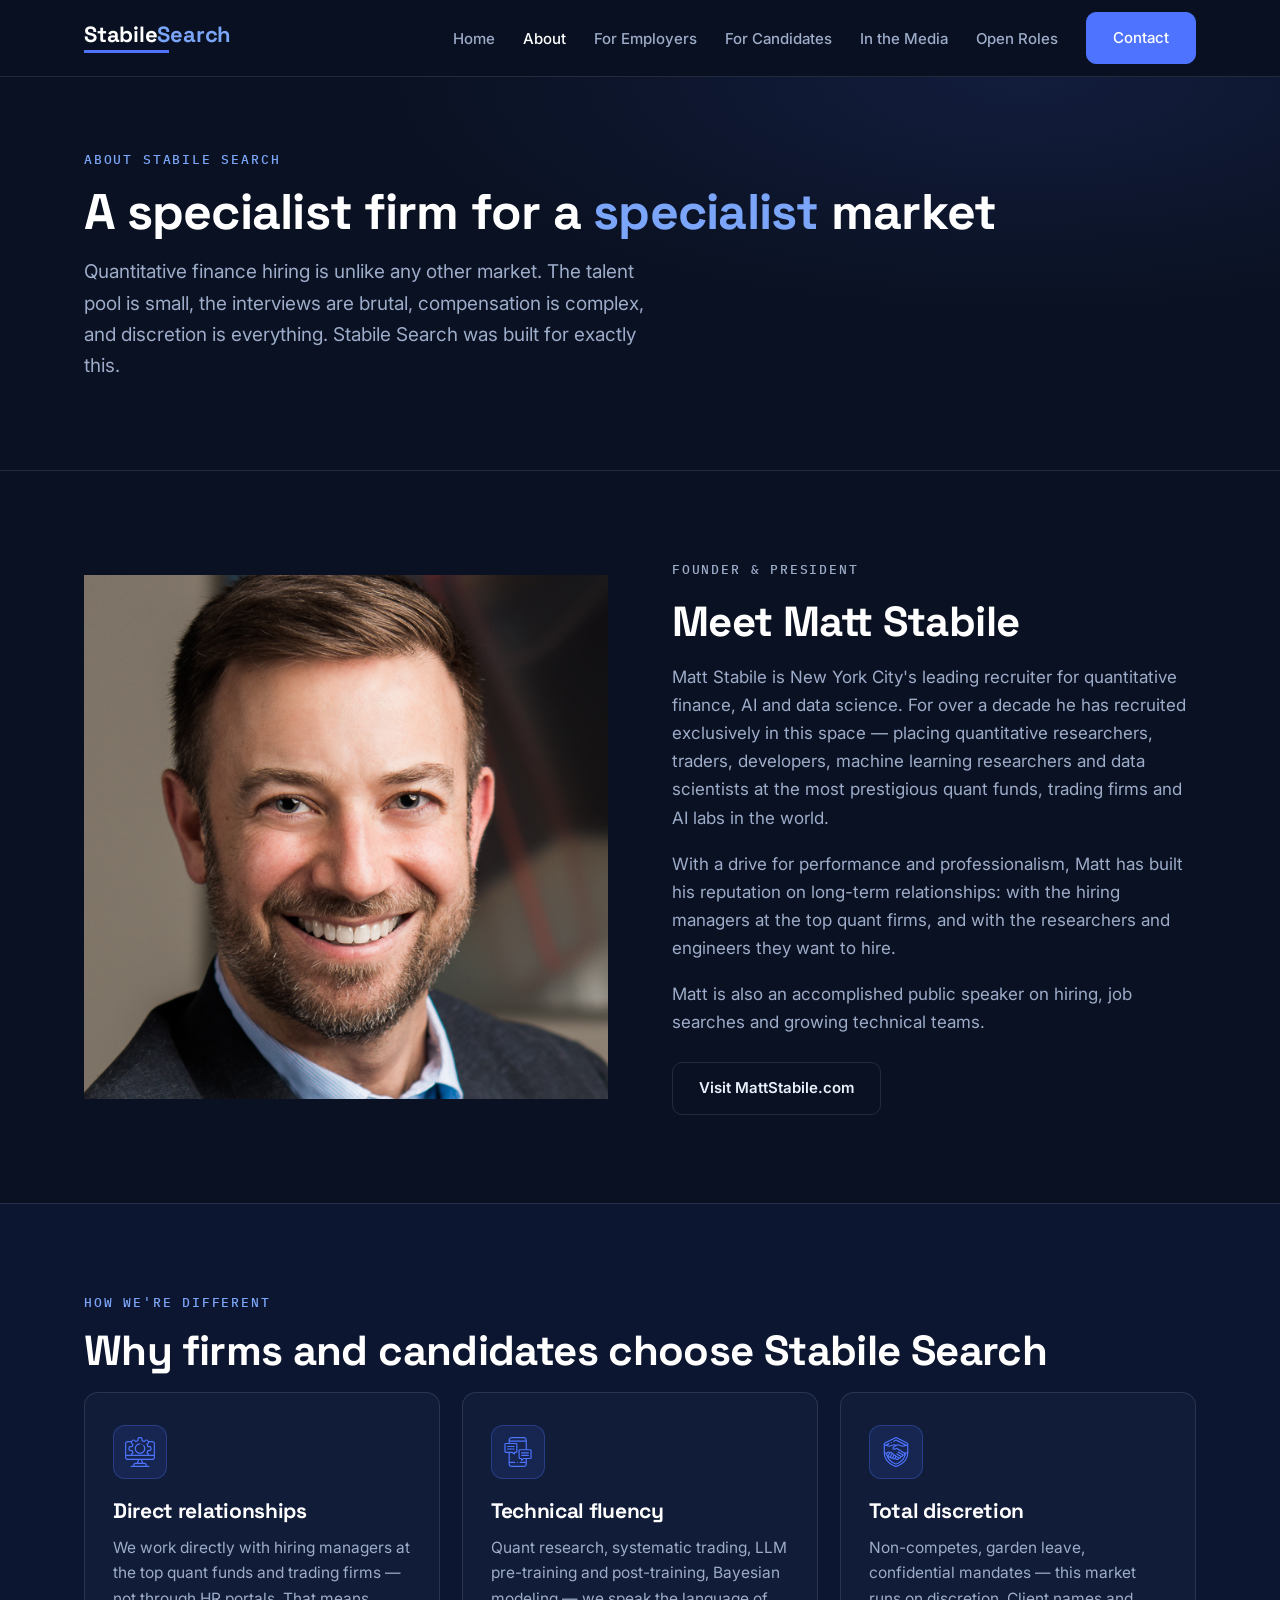
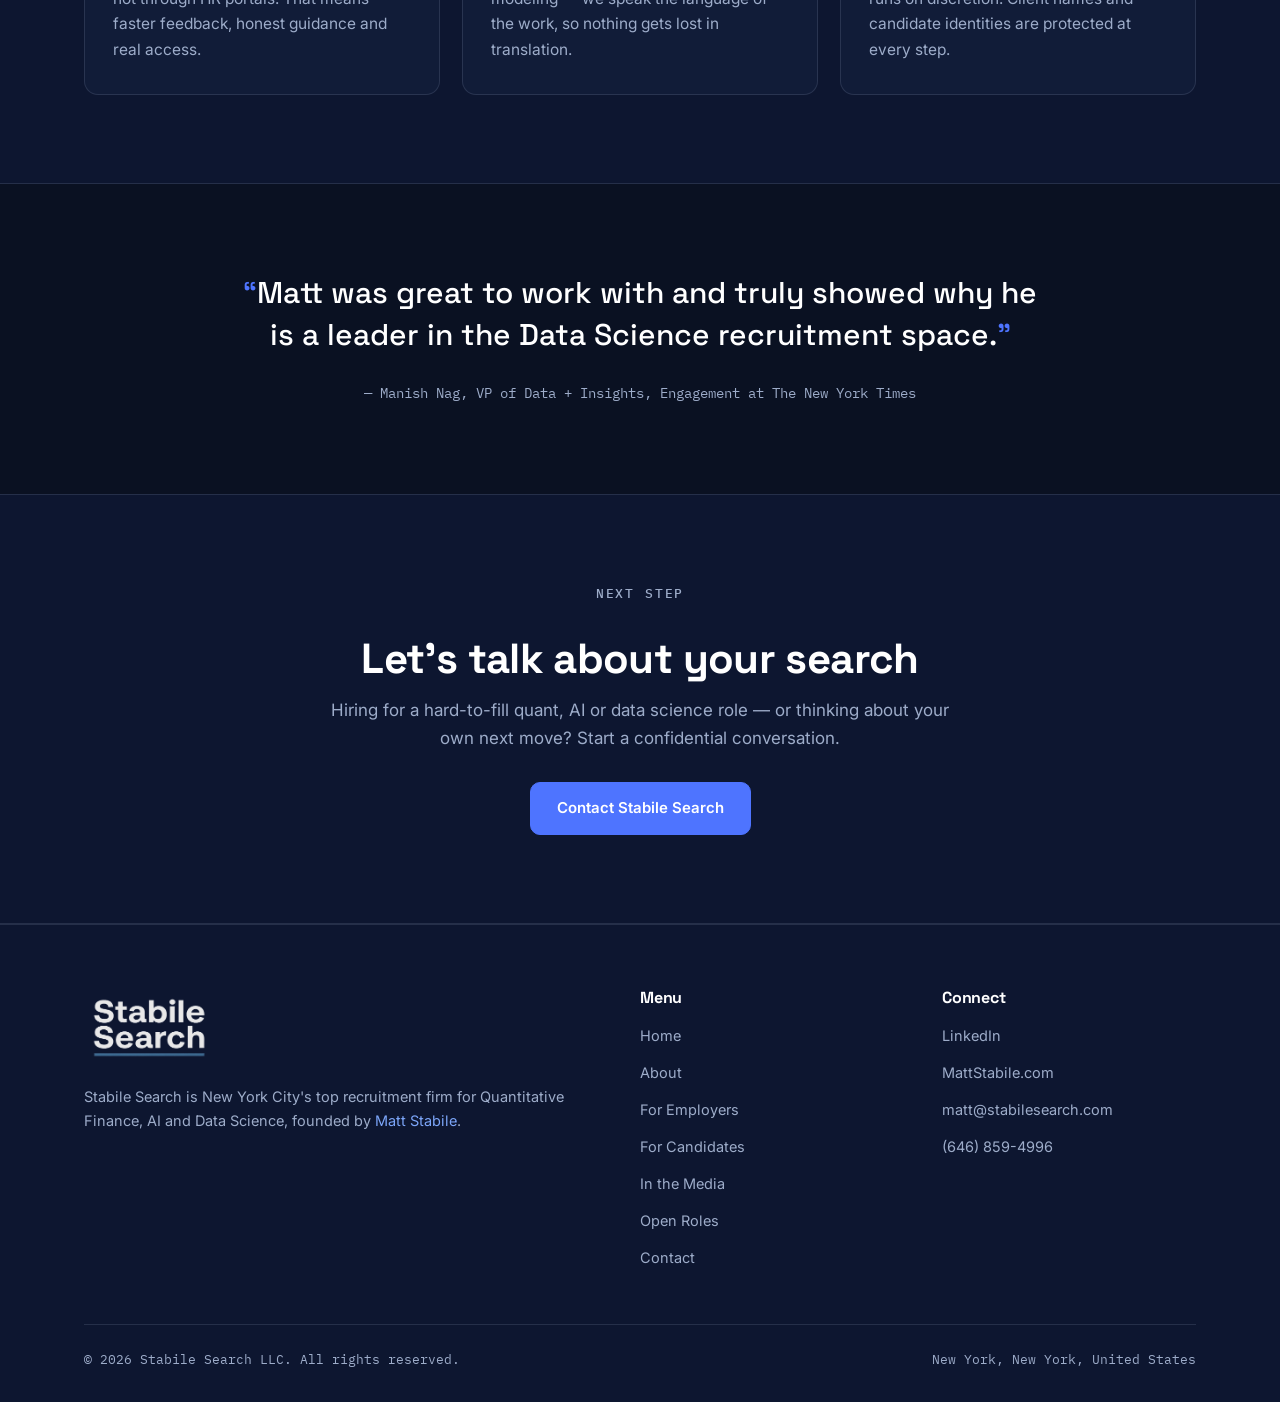
<file: about.html>
<!DOCTYPE html>
<html lang="en">
<head>
  <meta charset="UTF-8">
  <meta name="viewport" content="width=device-width, initial-scale=1">
  <title>About | Stabile Search — Founded by Matt Stabile, NYC Quant Recruiter</title>
  <meta name="description" content="Stabile Search was founded by Matt Stabile, New York City's leading quant finance recruiter, with over a decade of placements across quantitative finance, AI and data science.">
  <link rel="canonical" href="https://www.stabilesearch.com/about.html">
  <link rel="icon" type="image/svg+xml" href="/images/favicon.svg">
  <link rel="preconnect" href="https://fonts.googleapis.com">
  <link rel="preconnect" href="https://fonts.gstatic.com" crossorigin>
  <link href="https://fonts.googleapis.com/css2?family=Space+Grotesk:wght@400;500;600;700&family=Inter:wght@400;500;600&family=IBM+Plex+Mono:wght@400;500;600&display=swap" rel="stylesheet">
  <link rel="stylesheet" href="/css/styles.css">
</head>
<body>

  <header class="site-header">
    <div class="wrap nav">
      <a class="brand" href="/">Stabile<span class="b2">Search</span></a>
      <button class="nav-toggle" aria-label="Open menu" onclick="document.querySelector('.nav-links').classList.toggle('open')">☰</button>
      <ul class="nav-links">
        <li><a href="/">Home</a></li>
        <li><a href="/about.html" aria-current="page">About</a></li>
        <li><a href="/employers.html">For Employers</a></li>
        <li><a href="/candidates.html">For Candidates</a></li>
        <li><a href="/media.html">In the Media</a></li>
        <li><a href="/jobs.html">Open Roles</a></li>
        <li><a class="btn btn-solid" href="/contact.html">Contact</a></li>
      </ul>
    </div>
  </header>

  <main>

    <section class="page-hero">
      <div class="wrap">
        <p class="eyebrow">About Stabile Search</p>
        <h1>A specialist firm for a <span class="hl">specialist</span> market</h1>
        <p class="lede">Quantitative finance hiring is unlike any other market. The talent pool is small, the interviews are brutal, compensation is complex, and discretion is everything. Stabile Search was built for exactly this.</p>
      </div>
    </section>

    <section class="section">
      <div class="wrap split">
        <div class="split-media">
          <img src="/images/matt-stabile-headshot.jpg" alt="Matt Stabile, Founder and President of Stabile Search" width="645" height="645">
        </div>
        <div>
          <p class="eyebrow">Founder &amp; President</p>
          <h2 class="section-title">Meet Matt Stabile</h2>
          <p>Matt Stabile is New York City's leading recruiter for quantitative finance, AI and data science. For over a decade he has recruited exclusively in this space — placing quantitative researchers, traders, developers, machine learning researchers and data scientists at the most prestigious quant funds, trading firms and AI labs in the world.</p>
          <p>With a drive for performance and professionalism, Matt has built his reputation on long-term relationships: with the hiring managers at the top quant firms, and with the researchers and engineers they want to hire.</p>
          <p>Matt is also an accomplished public speaker on hiring, job searches and growing technical teams.</p>
          <a class="btn" href="https://www.mattstabile.com/" target="_blank" rel="noopener">Visit MattStabile.com</a>
        </div>
      </div>
    </section>

    <section class="section section-deep">
      <div class="wrap">
        <p class="eyebrow">How we're different</p>
        <h2 class="section-title">Why firms and candidates choose Stabile Search</h2>
        <div class="cards">
          <article class="card">
            <div class="icon"><img src="/images/icon-people.svg" alt="" aria-hidden="true"></div>
            <h3>Direct relationships</h3>
            <p>We work directly with hiring managers at the top quant funds and trading firms — not through HR portals. That means faster feedback, honest guidance and real access.</p>
          </article>
          <article class="card">
            <div class="icon"><img src="/images/icon-checklist.svg" alt="" aria-hidden="true"></div>
            <h3>Technical fluency</h3>
            <p>Quant research, systematic trading, LLM pre-training and post-training, Bayesian modeling — we speak the language of the work, so nothing gets lost in translation.</p>
          </article>
          <article class="card">
            <div class="icon"><img src="/images/icon-shield.svg" alt="" aria-hidden="true"></div>
            <h3>Total discretion</h3>
            <p>Non-competes, garden leave, confidential mandates — this market runs on discretion. Client names and candidate identities are protected at every step.</p>
          </article>
        </div>
      </div>
    </section>

    <section class="section">
      <div class="wrap quote">
        <blockquote>Matt was great to work with and truly showed why he is a leader in the Data Science recruitment space.</blockquote>
        <cite>— Manish Nag, VP of Data + Insights, Engagement at The New York Times</cite>
      </div>
    </section>

    <section class="section section-deep cta-band">
      <div class="wrap">
        <p class="eyebrow" style="display:block;">Next step</p>
        <h2 class="section-title">Let's talk about your search</h2>
        <p>Hiring for a hard-to-fill quant, AI or data science role — or thinking about your own next move? Start a confidential conversation.</p>
        <a class="btn btn-solid" href="/contact.html">Contact Stabile Search</a>
      </div>
    </section>

  </main>

  <footer class="site-footer">
    <div class="wrap">
      <div class="footer-grid">
        <div>
          <img class="footer-logo" src="/images/stabile-search-logo.png" alt="Stabile Search logo" width="132">
          <p>Stabile Search is New York City's top recruitment firm for Quantitative Finance, AI and Data Science, founded by <a href="https://www.mattstabile.com/">Matt Stabile</a>.</p>
        </div>
        <div>
          <h4>Menu</h4>
          <ul>
            <li><a href="/">Home</a></li>
            <li><a href="/about.html">About</a></li>
            <li><a href="/employers.html">For Employers</a></li>
            <li><a href="/candidates.html">For Candidates</a></li>
            <li><a href="/media.html">In the Media</a></li>
            <li><a href="/jobs.html">Open Roles</a></li>
            <li><a href="/contact.html">Contact</a></li>
          </ul>
        </div>
        <div>
          <h4>Connect</h4>
          <ul>
            <li><a href="https://www.linkedin.com/in/mattstabile/" rel="me">LinkedIn</a></li>
            <li><a href="https://www.mattstabile.com/">MattStabile.com</a></li>
            <li><a href="mailto:matt@stabilesearch.com">matt@stabilesearch.com</a></li>
            <li><a href="tel:+16468594996">(646) 859-4996</a></li>
          </ul>
        </div>
      </div>
      <div class="footer-bottom">
        <span>© 2026 Stabile Search LLC. All rights reserved.</span>
        <span>New York, New York, United States</span>
      </div>
    </div>
  </footer>

</body>
</html>
</file>
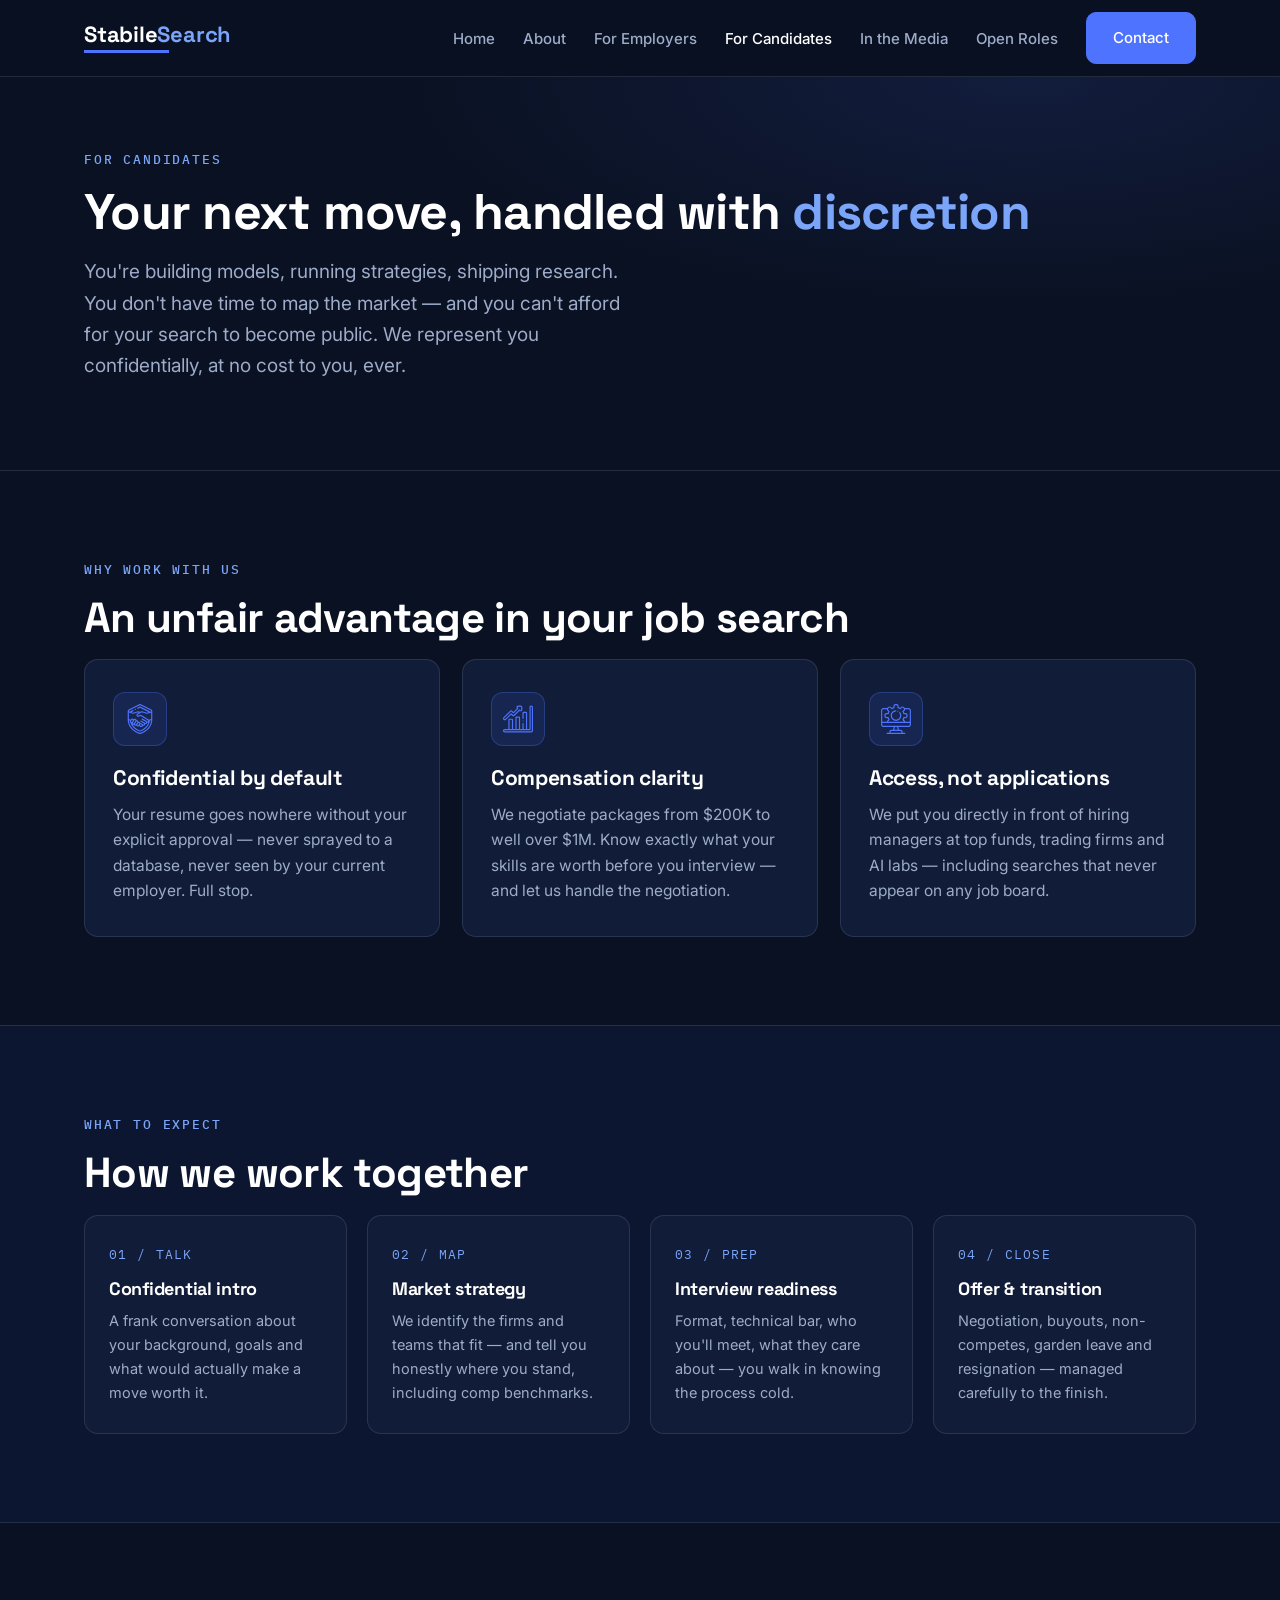
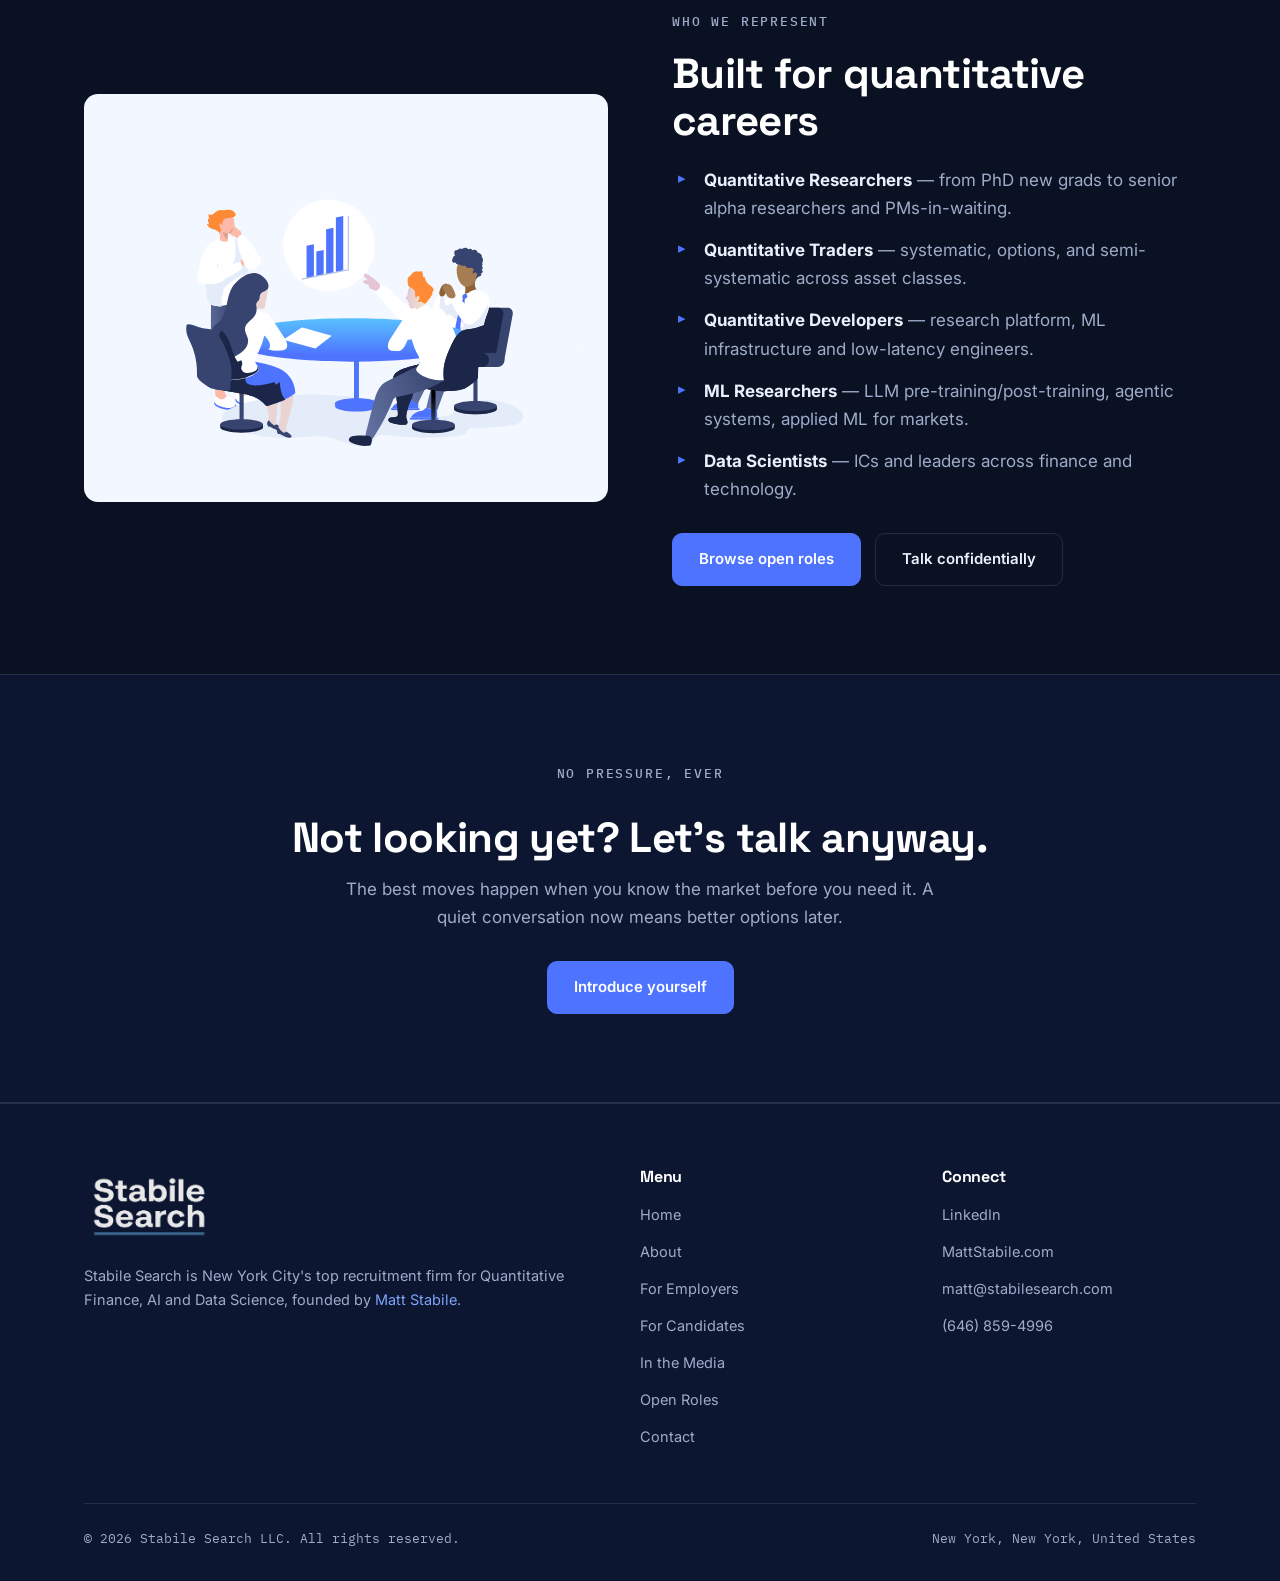
<file: candidates.html>
<!DOCTYPE html>
<html lang="en">
<head>
  <meta charset="UTF-8">
  <meta name="viewport" content="width=device-width, initial-scale=1">
  <title>For Candidates | Stabile Search — Confidential Quant, AI &amp; Data Science Careers</title>
  <meta name="description" content="Work confidentially with Stabile Search to navigate the NYC quant market — benchmark compensation, access unlisted searches and get in front of the right teams at top funds and AI labs.">
  <link rel="canonical" href="https://www.stabilesearch.com/candidates.html">
  <link rel="icon" type="image/svg+xml" href="/images/favicon.svg">
  <link rel="preconnect" href="https://fonts.googleapis.com">
  <link rel="preconnect" href="https://fonts.gstatic.com" crossorigin>
  <link href="https://fonts.googleapis.com/css2?family=Space+Grotesk:wght@400;500;600;700&family=Inter:wght@400;500;600&family=IBM+Plex+Mono:wght@400;500;600&display=swap" rel="stylesheet">
  <link rel="stylesheet" href="/css/styles.css">
</head>
<body>

  <header class="site-header">
    <div class="wrap nav">
      <a class="brand" href="/">Stabile<span class="b2">Search</span></a>
      <button class="nav-toggle" aria-label="Open menu" onclick="document.querySelector('.nav-links').classList.toggle('open')">☰</button>
      <ul class="nav-links">
        <li><a href="/">Home</a></li>
        <li><a href="/about.html">About</a></li>
        <li><a href="/employers.html">For Employers</a></li>
        <li><a href="/candidates.html" aria-current="page">For Candidates</a></li>
        <li><a href="/media.html">In the Media</a></li>
        <li><a href="/jobs.html">Open Roles</a></li>
        <li><a class="btn btn-solid" href="/contact.html">Contact</a></li>
      </ul>
    </div>
  </header>

  <main>

    <section class="page-hero">
      <div class="wrap">
        <p class="eyebrow">For Candidates</p>
        <h1>Your next move, handled with <span class="hl">discretion</span></h1>
        <p class="lede">You're building models, running strategies, shipping research. You don't have time to map the market — and you can't afford for your search to become public. We represent you confidentially, at no cost to you, ever.</p>
      </div>
    </section>

    <section class="section">
      <div class="wrap">
        <p class="eyebrow">Why work with us</p>
        <h2 class="section-title">An unfair advantage in your job search</h2>
        <div class="cards">
          <article class="card">
            <div class="icon"><img src="/images/icon-shield.svg" alt="" aria-hidden="true"></div>
            <h3>Confidential by default</h3>
            <p>Your resume goes nowhere without your explicit approval — never sprayed to a database, never seen by your current employer. Full stop.</p>
          </article>
          <article class="card">
            <div class="icon"><img src="/images/icon-growth.svg" alt="" aria-hidden="true"></div>
            <h3>Compensation clarity</h3>
            <p>We negotiate packages from $200K to well over $1M. Know exactly what your skills are worth before you interview — and let us handle the negotiation.</p>
          </article>
          <article class="card">
            <div class="icon"><img src="/images/icon-people.svg" alt="" aria-hidden="true"></div>
            <h3>Access, not applications</h3>
            <p>We put you directly in front of hiring managers at top funds, trading firms and AI labs — including searches that never appear on any job board.</p>
          </article>
        </div>
      </div>
    </section>

    <section class="section section-deep">
      <div class="wrap">
        <p class="eyebrow">What to expect</p>
        <h2 class="section-title">How we work together</h2>
        <div class="steps">
          <div class="step">
            <span class="n">01 / TALK</span>
            <h3>Confidential intro</h3>
            <p>A frank conversation about your background, goals and what would actually make a move worth it.</p>
          </div>
          <div class="step">
            <span class="n">02 / MAP</span>
            <h3>Market strategy</h3>
            <p>We identify the firms and teams that fit — and tell you honestly where you stand, including comp benchmarks.</p>
          </div>
          <div class="step">
            <span class="n">03 / PREP</span>
            <h3>Interview readiness</h3>
            <p>Format, technical bar, who you'll meet, what they care about — you walk in knowing the process cold.</p>
          </div>
          <div class="step">
            <span class="n">04 / CLOSE</span>
            <h3>Offer &amp; transition</h3>
            <p>Negotiation, buyouts, non-competes, garden leave and resignation — managed carefully to the finish.</p>
          </div>
        </div>
      </div>
    </section>

    <section class="section">
      <div class="wrap split">
        <div class="split-media framed">
          <img src="/images/illo-analytics.svg" alt="Illustration of a researcher reviewing market data" width="598" height="450" loading="lazy">
        </div>
        <div>
          <p class="eyebrow">Who we represent</p>
          <h2 class="section-title">Built for quantitative careers</h2>
          <ul class="checklist">
            <li><strong>Quantitative Researchers</strong> — from PhD new grads to senior alpha researchers and PMs-in-waiting.</li>
            <li><strong>Quantitative Traders</strong> — systematic, options, and semi-systematic across asset classes.</li>
            <li><strong>Quantitative Developers</strong> — research platform, ML infrastructure and low-latency engineers.</li>
            <li><strong>ML Researchers</strong> — LLM pre-training/post-training, agentic systems, applied ML for markets.</li>
            <li><strong>Data Scientists</strong> — ICs and leaders across finance and technology.</li>
          </ul>
          <div class="hero-ctas">
            <a class="btn btn-solid" href="/jobs.html">Browse open roles</a>
            <a class="btn" href="/contact.html">Talk confidentially</a>
          </div>
        </div>
      </div>
    </section>

    <section class="section section-deep cta-band">
      <div class="wrap">
        <p class="eyebrow" style="display:block;">No pressure, ever</p>
        <h2 class="section-title">Not looking yet? Let's talk anyway.</h2>
        <p>The best moves happen when you know the market before you need it. A quiet conversation now means better options later.</p>
        <a class="btn btn-solid" href="/contact.html">Introduce yourself</a>
      </div>
    </section>

  </main>

  <footer class="site-footer">
    <div class="wrap">
      <div class="footer-grid">
        <div>
          <img class="footer-logo" src="/images/stabile-search-logo.png" alt="Stabile Search logo" width="132">
          <p>Stabile Search is New York City's top recruitment firm for Quantitative Finance, AI and Data Science, founded by <a href="https://www.mattstabile.com/">Matt Stabile</a>.</p>
        </div>
        <div>
          <h4>Menu</h4>
          <ul>
            <li><a href="/">Home</a></li>
            <li><a href="/about.html">About</a></li>
            <li><a href="/employers.html">For Employers</a></li>
            <li><a href="/candidates.html">For Candidates</a></li>
            <li><a href="/media.html">In the Media</a></li>
            <li><a href="/jobs.html">Open Roles</a></li>
            <li><a href="/contact.html">Contact</a></li>
          </ul>
        </div>
        <div>
          <h4>Connect</h4>
          <ul>
            <li><a href="https://www.linkedin.com/in/mattstabile/" rel="me">LinkedIn</a></li>
            <li><a href="https://www.mattstabile.com/">MattStabile.com</a></li>
            <li><a href="mailto:matt@stabilesearch.com">matt@stabilesearch.com</a></li>
            <li><a href="tel:+16468594996">(646) 859-4996</a></li>
          </ul>
        </div>
      </div>
      <div class="footer-bottom">
        <span>© 2026 Stabile Search LLC. All rights reserved.</span>
        <span>New York, New York, United States</span>
      </div>
    </div>
  </footer>

</body>
</html>
</file>
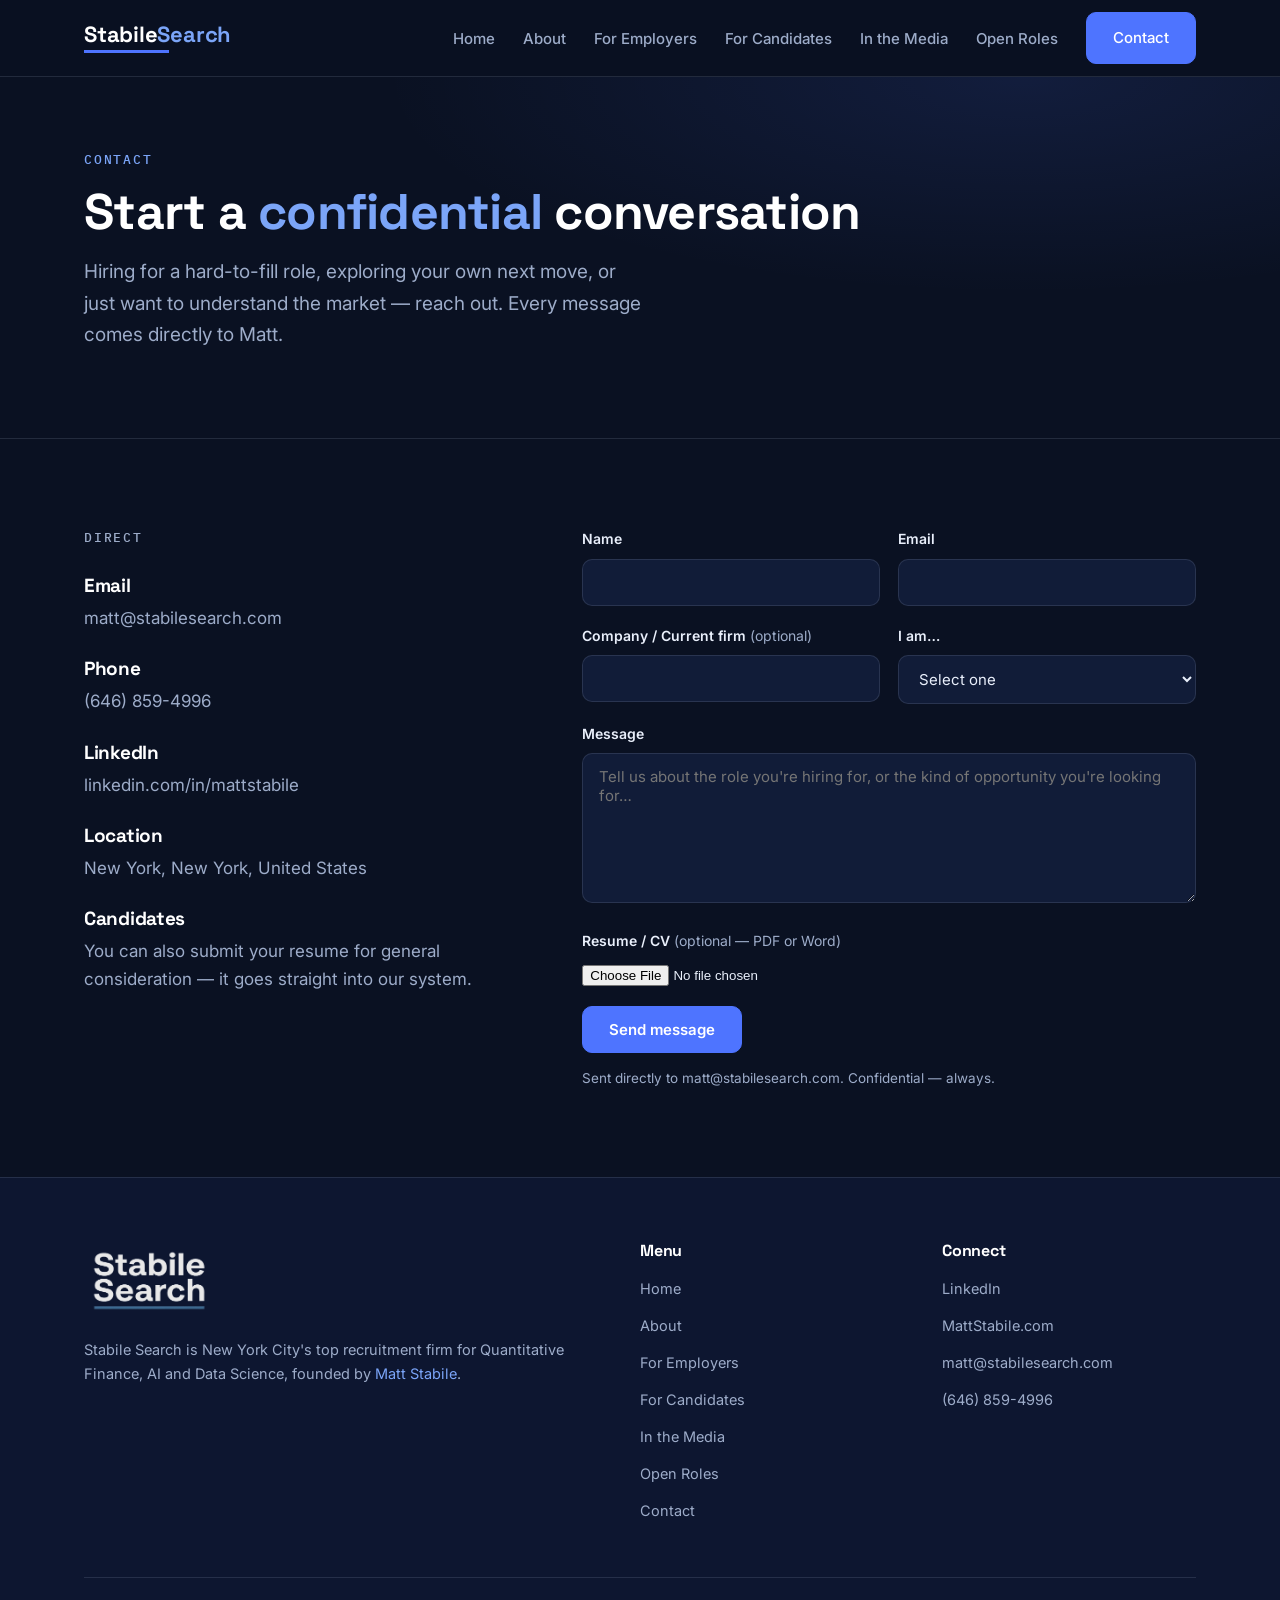
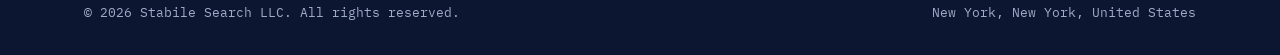
<file: contact.html>
<!DOCTYPE html>
<html lang="en">
<head>
  <meta charset="UTF-8">
  <meta name="viewport" content="width=device-width, initial-scale=1">
  <title>Contact | Stabile Search — Start a Confidential Conversation</title>
  <meta name="description" content="Contact Stabile Search — New York City's top quant finance, AI and data science recruitment firm. Hiring or exploring your next move, every conversation is confidential.">
  <link rel="canonical" href="https://www.stabilesearch.com/contact.html">
  <link rel="icon" type="image/svg+xml" href="/images/favicon.svg">
  <link rel="preconnect" href="https://fonts.googleapis.com">
  <link rel="preconnect" href="https://fonts.gstatic.com" crossorigin>
  <link href="https://fonts.googleapis.com/css2?family=Space+Grotesk:wght@400;500;600;700&family=Inter:wght@400;500;600&family=IBM+Plex+Mono:wght@400;500;600&display=swap" rel="stylesheet">
  <link rel="stylesheet" href="/css/styles.css">
</head>
<body>

  <header class="site-header">
    <div class="wrap nav">
      <a class="brand" href="/">Stabile<span class="b2">Search</span></a>
      <button class="nav-toggle" aria-label="Open menu" onclick="document.querySelector('.nav-links').classList.toggle('open')">☰</button>
      <ul class="nav-links">
        <li><a href="/">Home</a></li>
        <li><a href="/about.html">About</a></li>
        <li><a href="/employers.html">For Employers</a></li>
        <li><a href="/candidates.html">For Candidates</a></li>
        <li><a href="/media.html">In the Media</a></li>
        <li><a href="/jobs.html">Open Roles</a></li>
        <li><a class="btn btn-solid" href="/contact.html" aria-current="page">Contact</a></li>
      </ul>
    </div>
  </header>

  <main>

    <section class="page-hero">
      <div class="wrap">
        <p class="eyebrow">Contact</p>
        <h1>Start a <span class="hl">confidential</span> conversation</h1>
        <p class="lede">Hiring for a hard-to-fill role, exploring your own next move, or just want to understand the market — reach out. Every message comes directly to Matt.</p>
      </div>
    </section>

    <section class="section">
      <div class="wrap contact-grid">

        <div class="contact-info">
          <p class="eyebrow">Direct</p>
          <h3>Email</h3>
          <p><a href="mailto:matt@stabilesearch.com">matt@stabilesearch.com</a></p>
          <h3>Phone</h3>
          <p><a href="tel:+16468594996">(646) 859-4996</a></p>
          <h3>LinkedIn</h3>
          <p><a href="https://www.linkedin.com/in/mattstabile/" rel="me" target="_blank" rel="noopener">linkedin.com/in/mattstabile</a></p>
          <h3>Location</h3>
          <p>New York, New York, United States</p>
          <h3>Candidates</h3>
          <p>You can also <a href="https://jobs.crelate.com/portal/stabilesearchllc" target="_blank" rel="noopener">submit your resume for general consideration</a> — it goes straight into our system.</p>
        </div>

        <div>
          <!--
            FORMSPREE SETUP (one-time):
            1. Create a free account at https://formspree.io using matt@stabilesearch.com
            2. Create a new form — Formspree gives you a form ID like "mabcdxyz"
            3. Replace YOUR_FORM_ID below with that ID
          -->
          <form action="https://formspree.io/f/mvzegaoa" method="POST" enctype="multipart/form-data" class="form-grid">
            <div>
              <label for="name">Name</label>
              <input type="text" id="name" name="name" required autocomplete="name">
            </div>
            <div>
              <label for="email">Email</label>
              <input type="email" id="email" name="_replyto" required autocomplete="email">
            </div>
            <div>
              <label for="company">Company / Current firm <span style="color:var(--muted);font-weight:400;">(optional)</span></label>
              <input type="text" id="company" name="company" autocomplete="organization">
            </div>
            <div>
              <label for="interest">I am…</label>
              <select id="interest" name="interest" required>
                <option value="" disabled selected>Select one</option>
                <option>Hiring — I need to fill a role</option>
                <option>A candidate — exploring opportunities</option>
                <option>Interested in a speaking engagement</option>
                <option>Something else</option>
              </select>
            </div>
            <div class="full">
              <label for="message">Message</label>
              <textarea id="message" name="message" required placeholder="Tell us about the role you're hiring for, or the kind of opportunity you're looking for…"></textarea>
            </div>
            <div class="full">
          <label for="resume">Resume / CV <span style="color:var(--muted);font-weight:400;">(optional — PDF or Word)</span></label>
          <input type="file" id="resume" name="resume" accept=".pdf,.doc,.docx,application/pdf,application/msword,application/vnd.openxmlformats-officedocument.wordprocessingml.document">
        </div>
            <input type="hidden" name="_subject" value="New inquiry via StabileSearch.com">
            <input type="text" name="_gotcha" style="display:none" tabindex="-1" autocomplete="off">
            <div class="full">
              <button type="submit" class="btn btn-solid">Send message</button>
              <p class="form-note">Sent directly to matt@stabilesearch.com. Confidential — always.</p>
            </div>
          </form>
        </div>

      </div>
    </section>

  </main>

  <footer class="site-footer">
    <div class="wrap">
      <div class="footer-grid">
        <div>
          <img class="footer-logo" src="/images/stabile-search-logo.png" alt="Stabile Search logo" width="132">
          <p>Stabile Search is New York City's top recruitment firm for Quantitative Finance, AI and Data Science, founded by <a href="https://www.mattstabile.com/">Matt Stabile</a>.</p>
        </div>
        <div>
          <h4>Menu</h4>
          <ul>
            <li><a href="/">Home</a></li>
            <li><a href="/about.html">About</a></li>
            <li><a href="/employers.html">For Employers</a></li>
            <li><a href="/candidates.html">For Candidates</a></li>
            <li><a href="/media.html">In the Media</a></li>
            <li><a href="/jobs.html">Open Roles</a></li>
            <li><a href="/contact.html">Contact</a></li>
          </ul>
        </div>
        <div>
          <h4>Connect</h4>
          <ul>
            <li><a href="https://www.linkedin.com/in/mattstabile/" rel="me">LinkedIn</a></li>
            <li><a href="https://www.mattstabile.com/">MattStabile.com</a></li>
            <li><a href="mailto:matt@stabilesearch.com">matt@stabilesearch.com</a></li>
            <li><a href="tel:+16468594996">(646) 859-4996</a></li>
          </ul>
        </div>
      </div>
      <div class="footer-bottom">
        <span>© 2026 Stabile Search LLC. All rights reserved.</span>
        <span>New York, New York, United States</span>
      </div>
    </div>
  </footer>

</body>
</html>
</file>
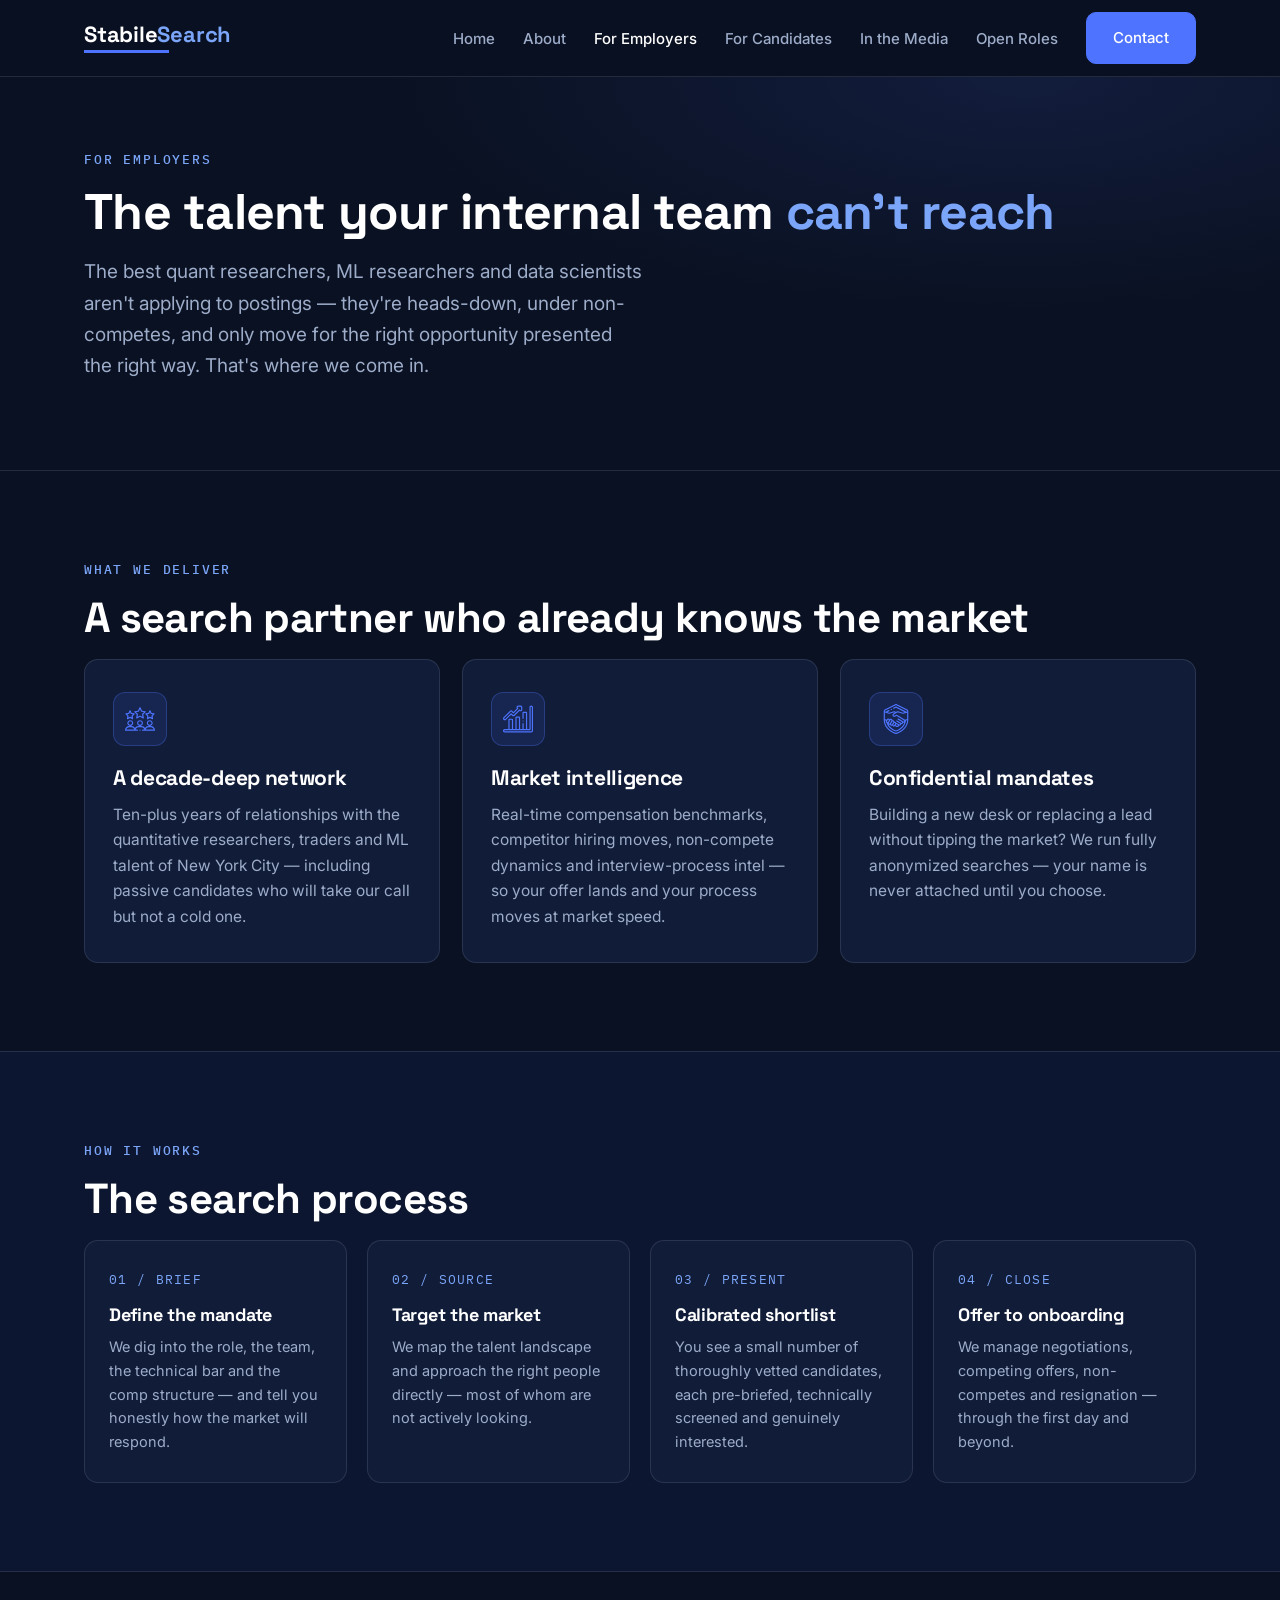
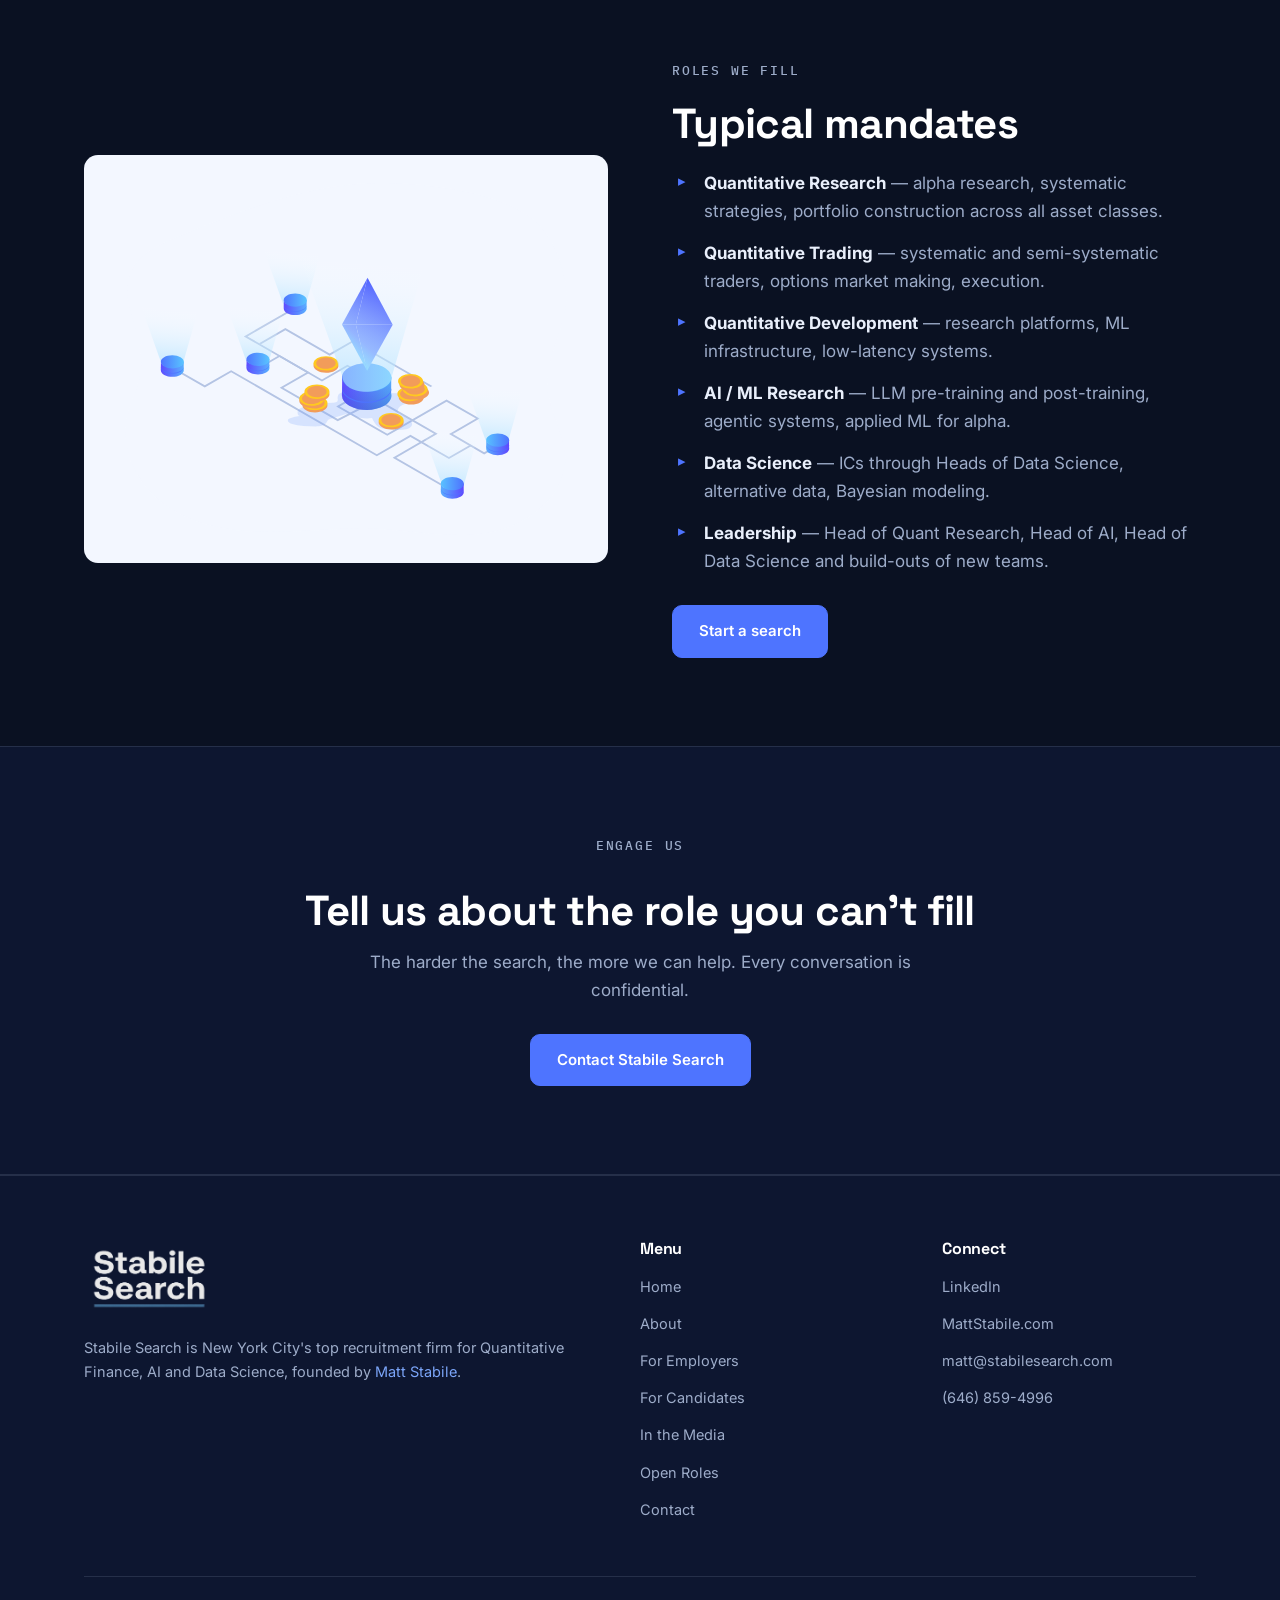
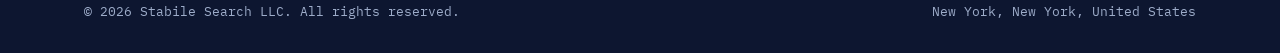
<file: employers.html>
<!DOCTYPE html>
<html lang="en">
<head>
  <meta charset="UTF-8">
  <meta name="viewport" content="width=device-width, initial-scale=1">
  <title>For Employers | Stabile Search — Hire Quant, AI &amp; Data Science Talent NYC</title>
  <meta name="description" content="Engage Stabile Search to fill the hardest quant finance, AI/ML and data science mandates in New York City — quant researchers, traders, developers, ML researchers and data scientists.">
  <link rel="canonical" href="https://www.stabilesearch.com/employers.html">
  <link rel="icon" type="image/svg+xml" href="/images/favicon.svg">
  <link rel="preconnect" href="https://fonts.googleapis.com">
  <link rel="preconnect" href="https://fonts.gstatic.com" crossorigin>
  <link href="https://fonts.googleapis.com/css2?family=Space+Grotesk:wght@400;500;600;700&family=Inter:wght@400;500;600&family=IBM+Plex+Mono:wght@400;500;600&display=swap" rel="stylesheet">
  <link rel="stylesheet" href="/css/styles.css">
</head>
<body>

  <header class="site-header">
    <div class="wrap nav">
      <a class="brand" href="/">Stabile<span class="b2">Search</span></a>
      <button class="nav-toggle" aria-label="Open menu" onclick="document.querySelector('.nav-links').classList.toggle('open')">☰</button>
      <ul class="nav-links">
        <li><a href="/">Home</a></li>
        <li><a href="/about.html">About</a></li>
        <li><a href="/employers.html" aria-current="page">For Employers</a></li>
        <li><a href="/candidates.html">For Candidates</a></li>
        <li><a href="/media.html">In the Media</a></li>
        <li><a href="/jobs.html">Open Roles</a></li>
        <li><a class="btn btn-solid" href="/contact.html">Contact</a></li>
      </ul>
    </div>
  </header>

  <main>

    <section class="page-hero">
      <div class="wrap">
        <p class="eyebrow">For Employers</p>
        <h1>The talent your internal team <span class="hl">can't reach</span></h1>
        <p class="lede">The best quant researchers, ML researchers and data scientists aren't applying to postings — they're heads-down, under non-competes, and only move for the right opportunity presented the right way. That's where we come in.</p>
      </div>
    </section>

    <section class="section">
      <div class="wrap">
        <p class="eyebrow">What we deliver</p>
        <h2 class="section-title">A search partner who already knows the market</h2>
        <div class="cards">
          <article class="card">
            <div class="icon"><img src="/images/icon-network.svg" alt="" aria-hidden="true"></div>
            <h3>A decade-deep network</h3>
            <p>Ten-plus years of relationships with the quantitative researchers, traders and ML talent of New York City — including passive candidates who will take our call but not a cold one.</p>
          </article>
          <article class="card">
            <div class="icon"><img src="/images/icon-growth.svg" alt="" aria-hidden="true"></div>
            <h3>Market intelligence</h3>
            <p>Real-time compensation benchmarks, competitor hiring moves, non-compete dynamics and interview-process intel — so your offer lands and your process moves at market speed.</p>
          </article>
          <article class="card">
            <div class="icon"><img src="/images/icon-shield.svg" alt="" aria-hidden="true"></div>
            <h3>Confidential mandates</h3>
            <p>Building a new desk or replacing a lead without tipping the market? We run fully anonymized searches — your name is never attached until you choose.</p>
          </article>
        </div>
      </div>
    </section>

    <section class="section section-deep">
      <div class="wrap">
        <p class="eyebrow">How it works</p>
        <h2 class="section-title">The search process</h2>
        <div class="steps">
          <div class="step">
            <span class="n">01 / BRIEF</span>
            <h3>Define the mandate</h3>
            <p>We dig into the role, the team, the technical bar and the comp structure — and tell you honestly how the market will respond.</p>
          </div>
          <div class="step">
            <span class="n">02 / SOURCE</span>
            <h3>Target the market</h3>
            <p>We map the talent landscape and approach the right people directly — most of whom are not actively looking.</p>
          </div>
          <div class="step">
            <span class="n">03 / PRESENT</span>
            <h3>Calibrated shortlist</h3>
            <p>You see a small number of thoroughly vetted candidates, each pre-briefed, technically screened and genuinely interested.</p>
          </div>
          <div class="step">
            <span class="n">04 / CLOSE</span>
            <h3>Offer to onboarding</h3>
            <p>We manage negotiations, competing offers, non-competes and resignation — through the first day and beyond.</p>
          </div>
        </div>
      </div>
    </section>

    <section class="section">
      <div class="wrap split">
        <div class="split-media framed">
          <img src="/images/illo-team.svg" alt="Illustration of a hiring team reviewing candidates" width="693" height="522" loading="lazy">
        </div>
        <div>
          <p class="eyebrow">Roles we fill</p>
          <h2 class="section-title">Typical mandates</h2>
          <ul class="checklist">
            <li><strong>Quantitative Research</strong> — alpha research, systematic strategies, portfolio construction across all asset classes.</li>
            <li><strong>Quantitative Trading</strong> — systematic and semi-systematic traders, options market making, execution.</li>
            <li><strong>Quantitative Development</strong> — research platforms, ML infrastructure, low-latency systems.</li>
            <li><strong>AI / ML Research</strong> — LLM pre-training and post-training, agentic systems, applied ML for alpha.</li>
            <li><strong>Data Science</strong> — ICs through Heads of Data Science, alternative data, Bayesian modeling.</li>
            <li><strong>Leadership</strong> — Head of Quant Research, Head of AI, Head of Data Science and build-outs of new teams.</li>
          </ul>
          <a class="btn btn-solid" href="/contact.html">Start a search</a>
        </div>
      </div>
    </section>

    <section class="section section-deep cta-band">
      <div class="wrap">
        <p class="eyebrow" style="display:block;">Engage us</p>
        <h2 class="section-title">Tell us about the role you can't fill</h2>
        <p>The harder the search, the more we can help. Every conversation is confidential.</p>
        <a class="btn btn-solid" href="/contact.html">Contact Stabile Search</a>
      </div>
    </section>

  </main>

  <footer class="site-footer">
    <div class="wrap">
      <div class="footer-grid">
        <div>
          <img class="footer-logo" src="/images/stabile-search-logo.png" alt="Stabile Search logo" width="132">
          <p>Stabile Search is New York City's top recruitment firm for Quantitative Finance, AI and Data Science, founded by <a href="https://www.mattstabile.com/">Matt Stabile</a>.</p>
        </div>
        <div>
          <h4>Menu</h4>
          <ul>
            <li><a href="/">Home</a></li>
            <li><a href="/about.html">About</a></li>
            <li><a href="/employers.html">For Employers</a></li>
            <li><a href="/candidates.html">For Candidates</a></li>
            <li><a href="/media.html">In the Media</a></li>
            <li><a href="/jobs.html">Open Roles</a></li>
            <li><a href="/contact.html">Contact</a></li>
          </ul>
        </div>
        <div>
          <h4>Connect</h4>
          <ul>
            <li><a href="https://www.linkedin.com/in/mattstabile/" rel="me">LinkedIn</a></li>
            <li><a href="https://www.mattstabile.com/">MattStabile.com</a></li>
            <li><a href="mailto:matt@stabilesearch.com">matt@stabilesearch.com</a></li>
            <li><a href="tel:+16468594996">(646) 859-4996</a></li>
          </ul>
        </div>
      </div>
      <div class="footer-bottom">
        <span>© 2026 Stabile Search LLC. All rights reserved.</span>
        <span>New York, New York, United States</span>
      </div>
    </div>
  </footer>

</body>
</html>
</file>
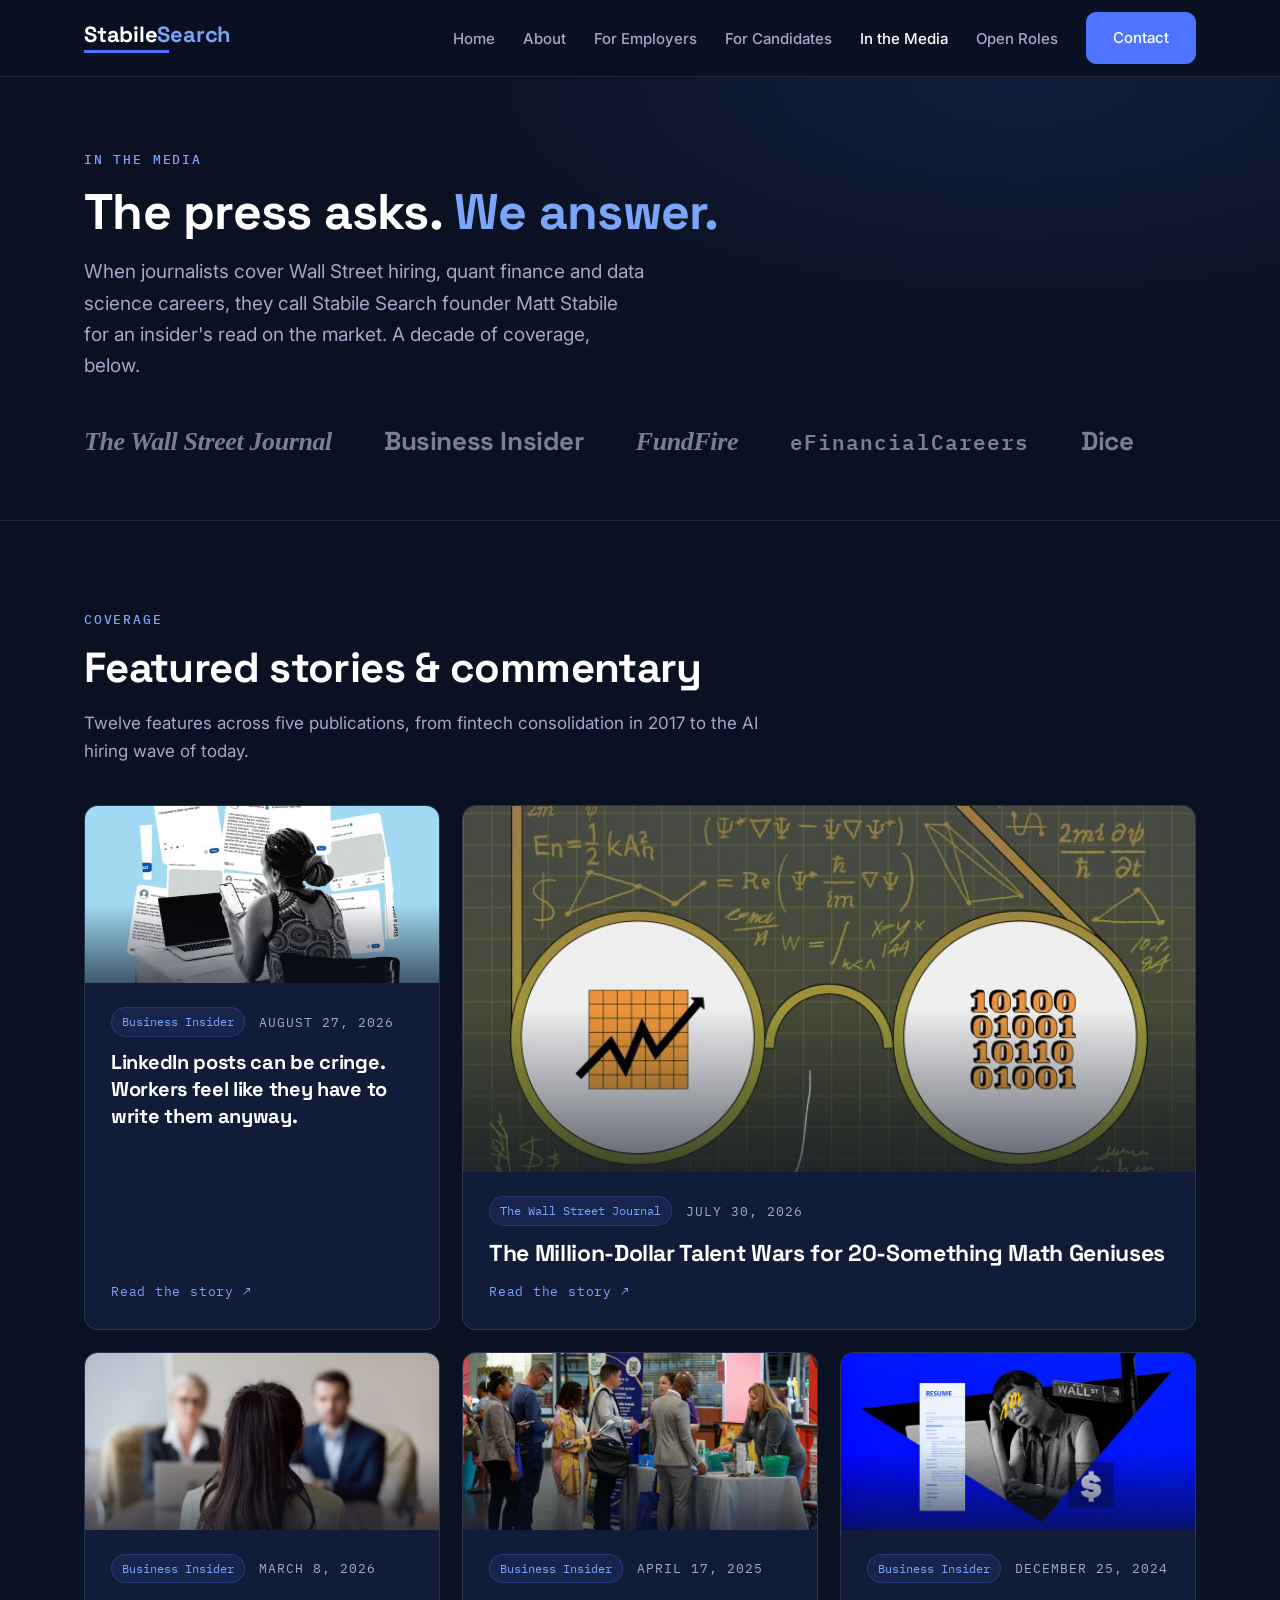
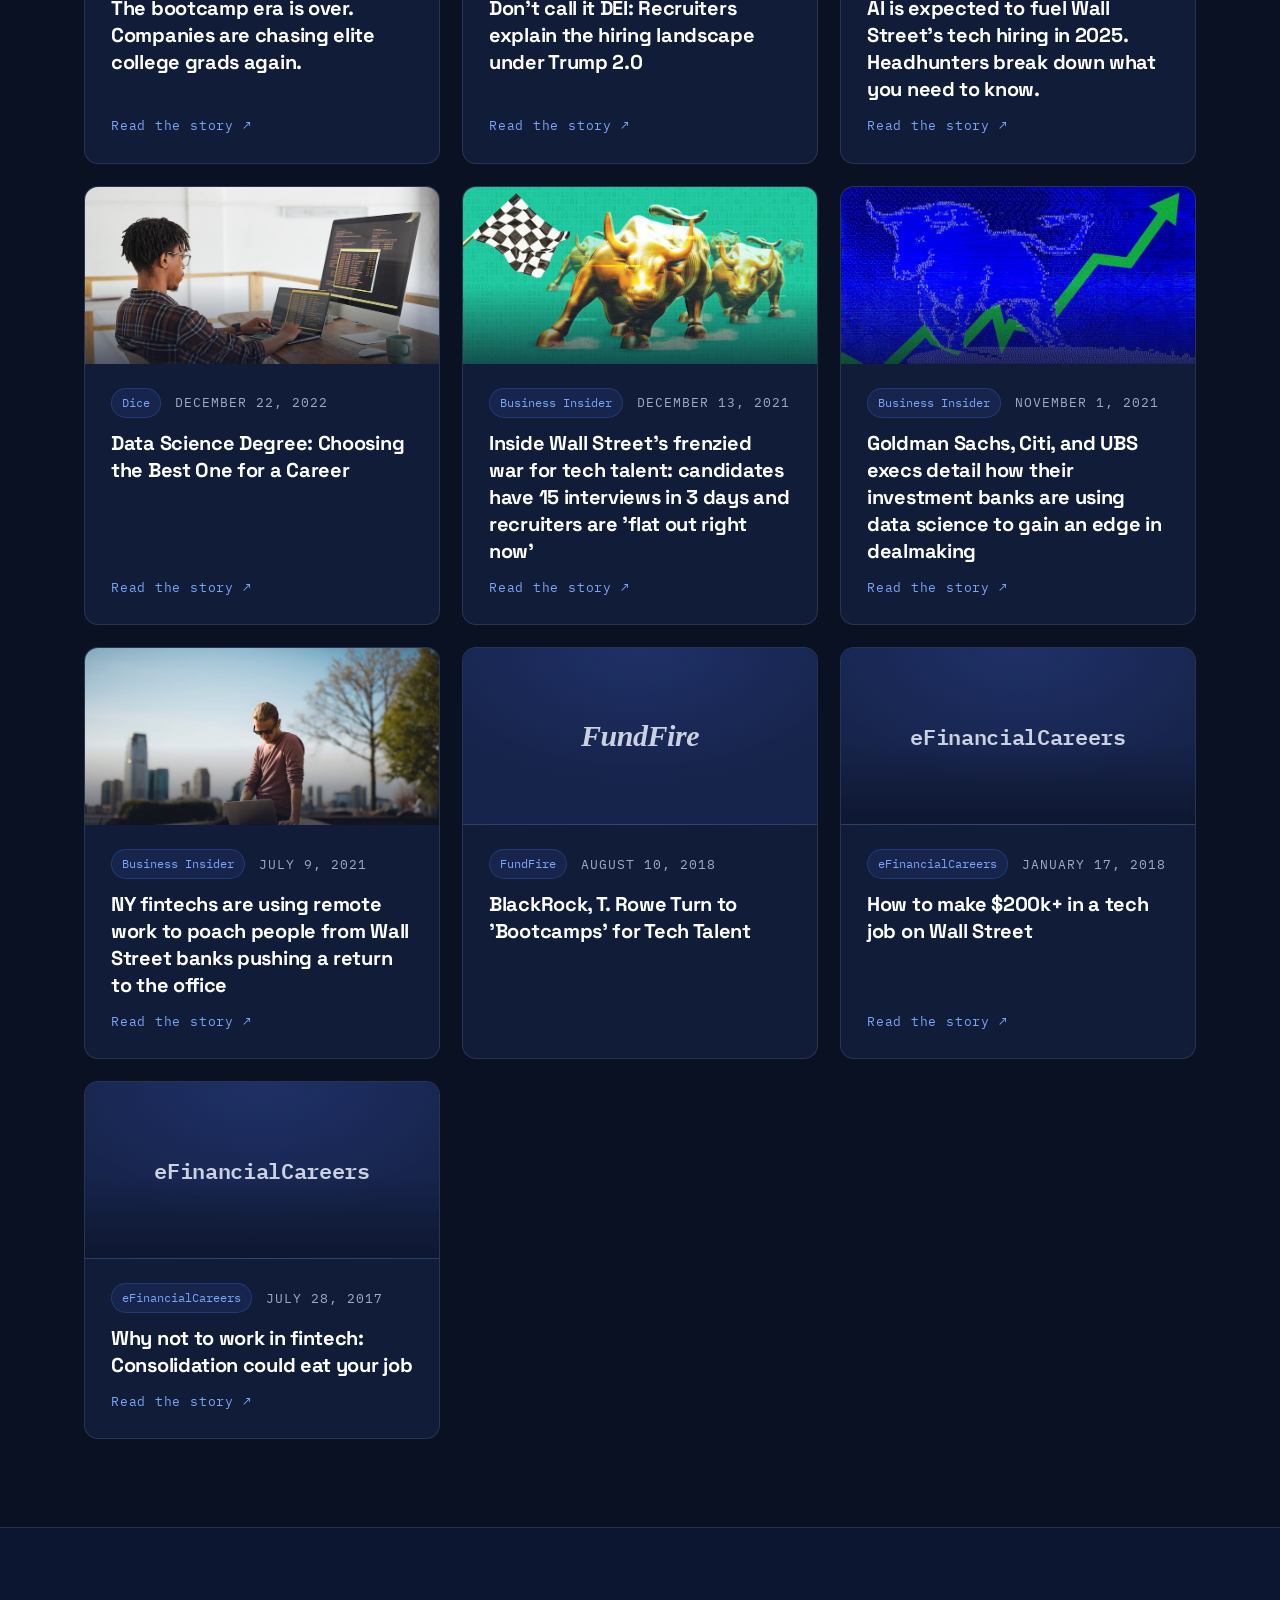
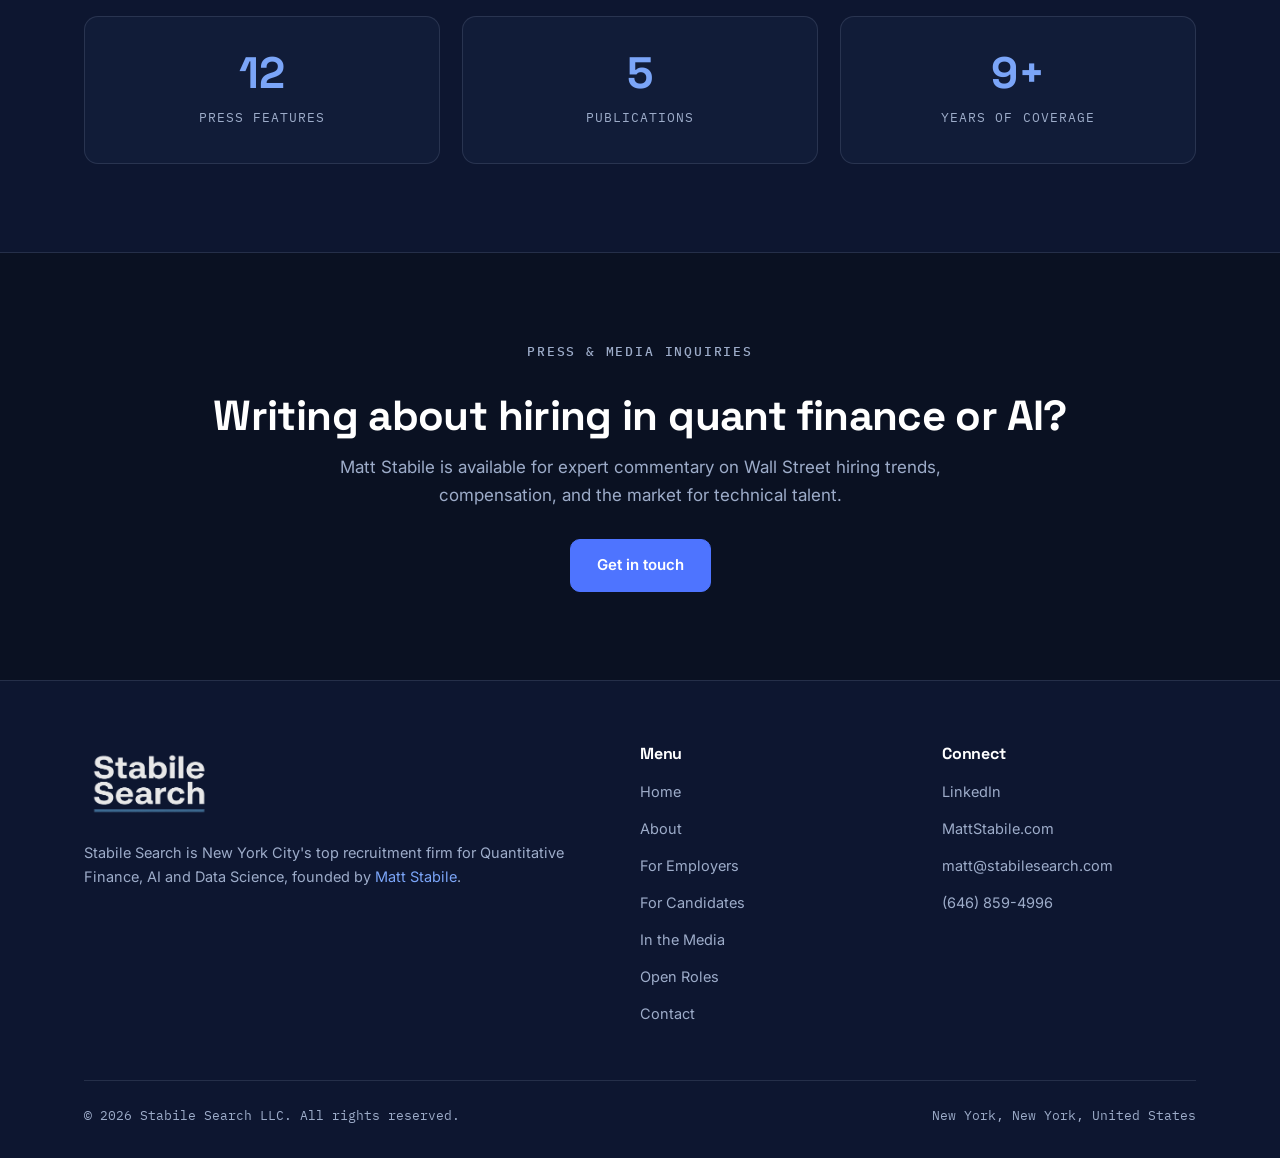
<file: media.html>
<!DOCTYPE html>
<html lang="en">
<head>
  <meta charset="UTF-8">
  <meta name="viewport" content="width=device-width, initial-scale=1">
  <title>In the Media | Stabile Search — Quant Finance, AI &amp; Data Science Recruiting NYC</title>
  <meta name="description" content="Stabile Search founder Matt Stabile is regularly quoted in The Wall Street Journal, Business Insider, eFinancialCareers, FundFire and Dice on Wall Street hiring, quant finance and data science careers.">
  <link rel="canonical" href="https://www.stabilesearch.com/media.html">
  <link rel="icon" type="image/svg+xml" href="/images/favicon.svg">
  <meta property="og:type" content="website">
  <meta property="og:url" content="https://www.stabilesearch.com/media.html">
  <meta property="og:title" content="In the Media | Stabile Search">
  <meta property="og:description" content="Press features and expert commentary in The Wall Street Journal, Business Insider, eFinancialCareers, FundFire and Dice.">
  <link rel="preconnect" href="https://fonts.googleapis.com">
  <link rel="preconnect" href="https://fonts.gstatic.com" crossorigin>
  <link href="https://fonts.googleapis.com/css2?family=Space+Grotesk:wght@400;500;600;700&family=Inter:wght@400;500;600&family=IBM+Plex+Mono:wght@400;500;600&display=swap" rel="stylesheet">
  <link rel="stylesheet" href="/css/styles.css">
  <style>
    /* ---------- In the Media ---------- */
    .press-logos {
      display: flex; flex-wrap: wrap; gap: 18px 52px;
      align-items: baseline; margin-top: 38px; position: relative;
    }
    .press-logos .masthead {
      font-family: var(--display); font-weight: 700; font-size: 26px;
      color: var(--text); opacity: .5; letter-spacing: -0.015em;
      transition: opacity .18s ease;
    }
    .press-logos .masthead:hover { opacity: 1; }
    .press-logos .masthead.serif { font-family: Georgia, "Times New Roman", serif; font-style: italic; }
    .press-logos .masthead.mono { font-family: var(--mono); font-weight: 600; font-size: 21px; letter-spacing: .05em; }

    .press-grid {
      display: grid; grid-template-columns: repeat(3, 1fr); gap: 22px;
    }
    .press-card {
      display: flex; flex-direction: column;
      background: var(--panel); border: 1px solid var(--line);
      border-radius: var(--radius); overflow: hidden;
      transition: transform .18s ease, border-color .18s ease;
    }
    .press-card:hover { transform: translateY(-4px); border-color: rgba(123, 165, 248, 0.45); }
    .press-card.wide { grid-column: span 2; }
    .press-thumb { position: relative; aspect-ratio: 2 / 1; overflow: hidden; background: var(--panel-2); }
    .press-thumb img {
      width: 100%; height: 100%; object-fit: cover;
      transition: transform .3s ease;
    }
    .press-card:hover .press-thumb img { transform: scale(1.04); }
    .press-thumb::after {
      content: ""; position: absolute; inset: 0;
      background: linear-gradient(180deg, transparent 55%, rgba(10,17,34,.65) 100%);
    }
    .press-wordmark {
      aspect-ratio: 2 / 1;
      display: flex; align-items: center; justify-content: center;
      background:
        radial-gradient(ellipse 70% 80% at 50% 0%, rgba(78, 116, 255, 0.16), transparent),
        var(--panel-2);
      border-bottom: 1px solid var(--line);
    }
    .press-wordmark span {
      font-family: var(--display); font-weight: 700; font-size: 30px;
      color: var(--text); opacity: .85; letter-spacing: -0.015em;
      padding: 0 20px; text-align: center;
    }
    .press-wordmark span.serif { font-family: Georgia, "Times New Roman", serif; font-style: italic; }
    .press-wordmark span.mono { font-family: var(--mono); font-weight: 600; font-size: 22px; }
    .press-body { padding: 24px 26px 26px; display: flex; flex-direction: column; gap: 12px; flex: 1; }
    .press-meta { display: flex; flex-wrap: wrap; gap: 8px 14px; align-items: center; }
    .press-date { font-family: var(--mono); font-size: 12.5px; letter-spacing: .08em; text-transform: uppercase; color: var(--muted); }
    .press-body h3 { font-size: 20px; line-height: 1.35; color: #fff; }
    .press-card.wide .press-body h3 { font-size: 23px; }
    .press-body h3 a { color: #fff; }
    .press-body h3 a:hover { color: var(--blue-soft); }
    .press-body .read {
      margin-top: auto; font-family: var(--mono); font-size: 13px;
      color: var(--blue-soft); letter-spacing: .06em;
    }
    .press-body .read::after { content: " ↗"; }
    @media (max-width: 940px) {
      .press-grid { grid-template-columns: 1fr; }
      .press-card.wide { grid-column: span 1; }
      .press-logos .masthead { font-size: 21px; }
    }
  </style>
</head>
<body>

  <header class="site-header">
    <div class="wrap nav">
      <a class="brand" href="/">Stabile<span class="b2">Search</span></a>
      <button class="nav-toggle" aria-label="Open menu" onclick="document.querySelector('.nav-links').classList.toggle('open')">☰</button>
      <ul class="nav-links">
        <li><a href="/">Home</a></li>
        <li><a href="/about.html">About</a></li>
        <li><a href="/employers.html">For Employers</a></li>
        <li><a href="/candidates.html">For Candidates</a></li>
        <li><a href="/media.html" aria-current="page">In the Media</a></li>
        <li><a href="/jobs.html">Open Roles</a></li>
        <li><a class="btn btn-solid" href="/contact.html">Contact</a></li>
      </ul>
    </div>
  </header>

  <main>

    <section class="page-hero">
      <div class="wrap">
        <p class="eyebrow">In the Media</p>
        <h1>The press asks. <span class="hl">We answer.</span></h1>
        <p class="lede">When journalists cover Wall Street hiring, quant finance and data science careers, they call Stabile Search founder Matt Stabile for an insider's read on the market. A decade of coverage, below.</p>
        <div class="press-logos" aria-label="Featured in">
          <span class="masthead serif">The Wall Street Journal</span>
          <span class="masthead">Business Insider</span>
          <span class="masthead serif">FundFire</span>
          <span class="masthead mono">eFinancialCareers</span>
          <span class="masthead">Dice</span>
        </div>
      </div>
    </section>

    <section class="section">
      <div class="wrap">
        <p class="eyebrow">Coverage</p>
        <h2 class="section-title">Featured stories &amp; commentary</h2>
        <p class="section-intro">Twelve features across five publications, from fintech consolidation in 2017 to the AI hiring wave of today.</p>

        <div class="press-grid">

          <article class="press-card">
            <a class="press-thumb" href="https://www.businessinsider.com/linkedin-posts-personal-brand-career-arms-race-job-market-careers-2026-8" target="_blank" rel="noopener">
              <img src="/images/press/bi-2026-linkedin-posts-cringe.jpg" alt="Business Insider illustration of a worker at a laptop surrounded by LinkedIn posts" loading="lazy">
            </a>
            <div class="press-body">
              <div class="press-meta"><span class="tag">Business Insider</span><span class="press-date">August 27, 2026</span></div>
              <h3><a href="https://www.businessinsider.com/linkedin-posts-personal-brand-career-arms-race-job-market-careers-2026-8" target="_blank" rel="noopener">LinkedIn posts can be cringe. Workers feel like they have to write them anyway.</a></h3>
              <span class="read">Read the story</span>
            </div>
          </article>

          <article class="press-card wide">
            <a class="press-thumb" href="https://www.wsj.com/tech/ai/the-million-dollar-talent-wars-for-20-something-math-geniuses-5cc5a757" target="_blank" rel="noopener">
              <img src="/images/press/wsj-2026-quant-talent-wars.jpg" alt="The Wall Street Journal illustration for its story on million-dollar pay for young math and quant talent" loading="lazy">
            </a>
            <div class="press-body">
              <div class="press-meta"><span class="tag">The Wall Street Journal</span><span class="press-date">July 30, 2026</span></div>
              <h3><a href="https://www.wsj.com/tech/ai/the-million-dollar-talent-wars-for-20-something-math-geniuses-5cc5a757" target="_blank" rel="noopener">The Million-Dollar Talent Wars for 20-Something Math Geniuses</a></h3>
              <span class="read">Read the story</span>
            </div>
          </article>

          <article class="press-card">
            <a class="press-thumb" href="https://www.businessinsider.com/ivy-league-college-degree-graduates-job-market-hiring-harvard-yale-2026-3" target="_blank" rel="noopener">
              <img src="/images/press/bi-2026-college-grads.jpg" alt="Business Insider: The bootcamp era is over" loading="lazy">
            </a>
            <div class="press-body">
              <div class="press-meta"><span class="tag">Business Insider</span><span class="press-date">March 8, 2026</span></div>
              <h3><a href="https://www.businessinsider.com/ivy-league-college-degree-graduates-job-market-hiring-harvard-yale-2026-3" target="_blank" rel="noopener">The bootcamp era is over. Companies are chasing elite college grads again.</a></h3>
              <span class="read">Read the story</span>
            </div>
          </article>

          <article class="press-card">
            <a class="press-thumb" href="https://www.businessinsider.com/dei-hiring-amid-trump-executive-order-recruiters-hiring-managers-2025-4" target="_blank" rel="noopener">
              <img src="/images/press/bi-2025-dei.jpg" alt="Business Insider: recruiters explain the hiring landscape" loading="lazy">
            </a>
            <div class="press-body">
              <div class="press-meta"><span class="tag">Business Insider</span><span class="press-date">April 17, 2025</span></div>
              <h3><a href="https://www.businessinsider.com/dei-hiring-amid-trump-executive-order-recruiters-hiring-managers-2025-4" target="_blank" rel="noopener">Don't call it DEI: Recruiters explain the hiring landscape under Trump 2.0</a></h3>
              <span class="read">Read the story</span>
            </div>
          </article>

          <article class="press-card">
            <a class="press-thumb" href="https://www.businessinsider.com/how-to-get-tech-job-on-wall-street-recruiter-advice-2024-12" target="_blank" rel="noopener">
              <img src="/images/press/bi-2024-ai-hiring.jpg" alt="Business Insider: AI is expected to fuel Wall Street's tech hiring" loading="lazy">
            </a>
            <div class="press-body">
              <div class="press-meta"><span class="tag">Business Insider</span><span class="press-date">December 25, 2024</span></div>
              <h3><a href="https://www.businessinsider.com/how-to-get-tech-job-on-wall-street-recruiter-advice-2024-12" target="_blank" rel="noopener">AI is expected to fuel Wall Street's tech hiring in 2025. Headhunters break down what you need to know.</a></h3>
              <span class="read">Read the story</span>
            </div>
          </article>

          <article class="press-card">
            <a class="press-thumb" href="https://www.dice.com/career-advice/data-science-degree-choosing-the-best-one-for-a-career" target="_blank" rel="noopener">
              <img src="/images/press/dice-2022-degree.jpg" alt="Dice: choosing a data science degree" loading="lazy">
            </a>
            <div class="press-body">
              <div class="press-meta"><span class="tag">Dice</span><span class="press-date">December 22, 2022</span></div>
              <h3><a href="https://www.dice.com/career-advice/data-science-degree-choosing-the-best-one-for-a-career" target="_blank" rel="noopener">Data Science Degree: Choosing the Best One for a Career</a></h3>
              <span class="read">Read the story</span>
            </div>
          </article>

          <article class="press-card">
            <a class="press-thumb" href="https://www.businessinsider.com/banks-hedge-funds-hiring-technologists-engineers-developers-fast-interview-process-2021-12" target="_blank" rel="noopener">
              <img src="/images/press/bi-2021-tech-talent-war.jpg" alt="Business Insider: Wall Street's war for tech talent" loading="lazy">
            </a>
            <div class="press-body">
              <div class="press-meta"><span class="tag">Business Insider</span><span class="press-date">December 13, 2021</span></div>
              <h3><a href="https://www.businessinsider.com/banks-hedge-funds-hiring-technologists-engineers-developers-fast-interview-process-2021-12" target="_blank" rel="noopener">Inside Wall Street's frenzied war for tech talent: candidates have 15 interviews in 3 days and recruiters are 'flat out right now'</a></h3>
              <span class="read">Read the story</span>
            </div>
          </article>

          <article class="press-card">
            <a class="press-thumb" href="https://www.businessinsider.com/investment-banks-hiring-data-scientists-software-engineers-advise-deals-mergers-2021-10" target="_blank" rel="noopener">
              <img src="/images/press/bi-2021-data-science-deals.jpg" alt="Business Insider: banks using data science in dealmaking" loading="lazy">
            </a>
            <div class="press-body">
              <div class="press-meta"><span class="tag">Business Insider</span><span class="press-date">November 1, 2021</span></div>
              <h3><a href="https://www.businessinsider.com/investment-banks-hiring-data-scientists-software-engineers-advise-deals-mergers-2021-10" target="_blank" rel="noopener">Goldman Sachs, Citi, and UBS execs detail how their investment banks are using data science to gain an edge in dealmaking</a></h3>
              <span class="read">Read the story</span>
            </div>
          </article>

          <article class="press-card">
            <a class="press-thumb" href="https://www.businessinsider.com/wall-street-burnout-hiring-opportunity-fintech-ramp-rho-2021-7" target="_blank" rel="noopener">
              <img src="/images/press/bi-2021-fintech-poach.jpg" alt="Business Insider: fintechs using remote work to poach Wall Street talent" loading="lazy">
            </a>
            <div class="press-body">
              <div class="press-meta"><span class="tag">Business Insider</span><span class="press-date">July 9, 2021</span></div>
              <h3><a href="https://www.businessinsider.com/wall-street-burnout-hiring-opportunity-fintech-ramp-rho-2021-7" target="_blank" rel="noopener">NY fintechs are using remote work to poach people from Wall Street banks pushing a return to the office</a></h3>
              <span class="read">Read the story</span>
            </div>
          </article>

          <article class="press-card">
            <div class="press-wordmark"><span class="serif">FundFire</span></div>
            <div class="press-body">
              <div class="press-meta"><span class="tag">FundFire</span><span class="press-date">August 10, 2018</span></div>
              <h3>BlackRock, T. Rowe Turn to 'Bootcamps' for Tech Talent</h3>
            </div>
          </article>

          <article class="press-card">
            <a class="press-thumb press-wordmark" style="border-bottom:1px solid var(--line);" href="https://news.efinancialcareers.com/us-en/305744/highest-paying-technology-jobs-wall-street" target="_blank" rel="noopener">
              <span class="mono">eFinancialCareers</span>
            </a>
            <div class="press-body">
              <div class="press-meta"><span class="tag">eFinancialCareers</span><span class="press-date">January 17, 2018</span></div>
              <h3><a href="https://news.efinancialcareers.com/us-en/305744/highest-paying-technology-jobs-wall-street" target="_blank" rel="noopener">How to make $200k+ in a tech job on Wall Street</a></h3>
              <span class="read">Read the story</span>
            </div>
          </article>

          <article class="press-card">
            <a class="press-thumb press-wordmark" style="border-bottom:1px solid var(--line);" href="https://news.efinancialcareers.com/us-en/291230/fintech-consolidation-could-eat-your-job-vela-trading-technologies" target="_blank" rel="noopener">
              <span class="mono">eFinancialCareers</span>
            </a>
            <div class="press-body">
              <div class="press-meta"><span class="tag">eFinancialCareers</span><span class="press-date">July 28, 2017</span></div>
              <h3><a href="https://news.efinancialcareers.com/us-en/291230/fintech-consolidation-could-eat-your-job-vela-trading-technologies" target="_blank" rel="noopener">Why not to work in fintech: Consolidation could eat your job</a></h3>
              <span class="read">Read the story</span>
            </div>
          </article>

        </div>
      </div>
    </section>

    <section class="section section-deep">
      <div class="wrap stats">
        <div class="stat"><div class="num">12</div><div class="label">Press features</div></div>
        <div class="stat"><div class="num">5</div><div class="label">Publications</div></div>
        <div class="stat"><div class="num">9+</div><div class="label">Years of coverage</div></div>
      </div>
    </section>

    <section class="section cta-band">
      <div class="wrap">
        <p class="eyebrow" style="display:block;">Press &amp; media inquiries</p>
        <h2 class="section-title">Writing about hiring in quant finance or AI?</h2>
        <p>Matt Stabile is available for expert commentary on Wall Street hiring trends, compensation, and the market for technical talent.</p>
        <a class="btn btn-solid" href="/contact.html">Get in touch</a>
      </div>
    </section>

  </main>

  <footer class="site-footer">
    <div class="wrap">
      <div class="footer-grid">
        <div>
          <img class="footer-logo" src="/images/stabile-search-logo.png" alt="Stabile Search logo" width="132">
          <p>Stabile Search is New York City's top recruitment firm for Quantitative Finance, AI and Data Science, founded by <a href="https://www.mattstabile.com/">Matt Stabile</a>.</p>
        </div>
        <div>
          <h4>Menu</h4>
          <ul>
            <li><a href="/">Home</a></li>
            <li><a href="/about.html">About</a></li>
            <li><a href="/employers.html">For Employers</a></li>
            <li><a href="/candidates.html">For Candidates</a></li>
            <li><a href="/media.html">In the Media</a></li>
            <li><a href="/jobs.html">Open Roles</a></li>
            <li><a href="/contact.html">Contact</a></li>
          </ul>
        </div>
        <div>
          <h4>Connect</h4>
          <ul>
            <li><a href="https://www.linkedin.com/in/mattstabile/" rel="me">LinkedIn</a></li>
            <li><a href="https://www.mattstabile.com/">MattStabile.com</a></li>
            <li><a href="mailto:matt@stabilesearch.com">matt@stabilesearch.com</a></li>
            <li><a href="tel:+16468594996">(646) 859-4996</a></li>
          </ul>
        </div>
      </div>
      <div class="footer-bottom">
        <span>© 2026 Stabile Search LLC. All rights reserved.</span>
        <span>New York, New York, United States</span>
      </div>
    </div>
  </footer>

</body>
</html>
</file>
<file: css/styles.css>
/* ============================================================
   Stabile Search — stabilesearch.com
   Dark, technical aesthetic. Navy ink + electric blue.
   ============================================================ */

:root {
  --ink: #0a1122;          /* page background */
  --ink-2: #0d1630;        /* deeper section */
  --panel: #111c38;        /* card background */
  --panel-2: #16234a;      /* raised card */
  --navy: #1f2a44;         /* brand navy (logo) */
  --line: rgba(180, 196, 228, 0.14);
  --text: #e9effb;
  --muted: #9dacc9;
  --blue: #4e74ff;         /* primary accent */
  --blue-soft: #7ba5f8;    /* secondary accent */
  --light: #f3f7ff;        /* light panels / illo bg */
  --mono: "IBM Plex Mono", ui-monospace, monospace;
  --sans: "Inter", -apple-system, BlinkMacSystemFont, sans-serif;
  --display: "Space Grotesk", var(--sans);
  --wrap: 1160px;
  --radius: 14px;
}

* { margin: 0; padding: 0; box-sizing: border-box; }
html { scroll-behavior: smooth; }

body {
  font-family: var(--sans);
  font-size: 17px;
  line-height: 1.65;
  color: var(--text);
  background: var(--ink);
  -webkit-font-smoothing: antialiased;
}

img { max-width: 100%; display: block; }
a { color: var(--blue-soft); text-decoration: none; }
a:hover { color: #a8c4ff; }

h1, h2, h3, h4 { font-family: var(--display); line-height: 1.12; letter-spacing: -0.015em; }

.wrap { max-width: var(--wrap); margin: 0 auto; padding: 0 24px; }

/* ---------- header ---------- */
.site-header {
  position: sticky; top: 0; z-index: 50;
  background: rgba(10, 17, 34, 0.85);
  backdrop-filter: blur(12px);
  border-bottom: 1px solid var(--line);
}
.nav { display: flex; align-items: center; justify-content: space-between; height: 76px; }
.brand {
  font-family: var(--display); font-weight: 700; font-size: 22px;
  color: #fff; letter-spacing: -0.01em; line-height: 1.05;
  display: inline-block; position: relative; padding-bottom: 7px;
}
.brand .b2 { color: var(--blue-soft); }
.brand::after {
  content: ""; position: absolute; left: 0; bottom: 0;
  width: 58%; height: 3px; background: var(--blue);
}
.nav-links { display: flex; align-items: center; gap: 28px; list-style: none; }
.nav-links a { color: var(--muted); font-size: 15px; font-weight: 500; }
.nav-links a:hover, .nav-links a[aria-current="page"] { color: #fff; }
.nav-toggle {
  display: none; background: none; border: 1px solid var(--line);
  border-radius: 8px; color: var(--text); font-size: 20px;
  padding: 4px 12px; cursor: pointer;
}

/* ---------- buttons ---------- */
.btn {
  display: inline-block; padding: 13px 26px; border-radius: 10px;
  border: 1px solid var(--line); color: var(--text);
  font-weight: 600; font-size: 15px; font-family: var(--sans);
  transition: all 0.18s ease; cursor: pointer; background: transparent;
}
.btn:hover { border-color: var(--blue-soft); color: #fff; transform: translateY(-1px); }
.btn.btn-solid { background: var(--blue); border-color: var(--blue); color: #fff; }
.btn-solid:hover { background: #3d63f0; color: #fff; }
.btn-light { background: #fff; border-color: #fff; color: var(--ink); }
.btn-light:hover { background: var(--light); color: var(--ink); }

/* ---------- type helpers ---------- */
.eyebrow {
  font-family: var(--mono); font-size: 13px; font-weight: 500;
  letter-spacing: 0.14em; text-transform: uppercase; color: var(--blue-soft);
  margin-bottom: 14px;
}
.section-title { font-size: clamp(28px, 4vw, 42px); font-weight: 700; margin-bottom: 18px; color: #fff; }
.section-intro { color: var(--muted); max-width: 720px; margin-bottom: 40px; }
.hl { color: var(--blue-soft); }

/* ---------- hero ---------- */
.hero { position: relative; padding: 90px 0 70px; overflow: hidden; }
.hero::before {
  content: ""; position: absolute; inset: 0;
  background:
    radial-gradient(ellipse 60% 50% at 75% 20%, rgba(78, 116, 255, 0.14), transparent),
    linear-gradient(rgba(180, 196, 228, 0.05) 1px, transparent 1px),
    linear-gradient(90deg, rgba(180, 196, 228, 0.05) 1px, transparent 1px);
  background-size: 100% 100%, 48px 48px, 48px 48px;
  pointer-events: none;
}
.hero-grid {
  position: relative; display: grid; grid-template-columns: 1.15fr 0.85fr;
  gap: 56px; align-items: center;
}
.hero h1 { font-size: clamp(36px, 5.2vw, 58px); font-weight: 700; color: #fff; margin-bottom: 22px; }
.lede { font-size: 19px; color: var(--muted); margin-bottom: 32px; max-width: 560px; }
.lede strong { color: var(--text); }
.hero-ctas { display: flex; gap: 14px; flex-wrap: wrap; }
.hero-media { position: relative; }
.hero-media img { width: 100%; border-radius: 0; }
.hero-panel {
  background: var(--light); border-radius: var(--radius);
  padding: 26px; box-shadow: 0 30px 80px rgba(0, 0, 0, 0.45);
}

/* ticker strip */
.ticker {
  border-top: 1px solid var(--line); border-bottom: 1px solid var(--line);
  background: var(--ink-2); padding: 14px 0; overflow: hidden;
}
.ticker-inner {
  display: flex; gap: 48px; white-space: nowrap;
  font-family: var(--mono); font-size: 13px; color: var(--muted);
  animation: tick 40s linear infinite;
}
.ticker-inner span b { color: var(--blue-soft); font-weight: 500; }
@keyframes tick { from { transform: translateX(0); } to { transform: translateX(-50%); } }

/* ---------- sections ---------- */
.section { padding: 88px 0; }
.section-deep { background: var(--ink-2); border-top: 1px solid var(--line); border-bottom: 1px solid var(--line); }
.section-light { background: var(--light); color: var(--ink); }
.section-light .section-title { color: var(--ink); }
.section-light .section-intro, .section-light p { color: #43506b; }
.section-light .eyebrow { color: var(--blue); }

/* ---------- cards ---------- */
.cards { display: grid; grid-template-columns: repeat(3, 1fr); gap: 22px; }
.card {
  background: var(--panel); border: 1px solid var(--line);
  border-radius: var(--radius); padding: 32px 28px;
  transition: transform 0.18s ease, border-color 0.18s ease;
}
.card:hover { transform: translateY(-4px); border-color: rgba(123, 165, 248, 0.45); }
.card .icon {
  width: 54px; height: 54px; border-radius: 12px;
  background: rgba(78, 116, 255, 0.12); border: 1px solid rgba(78, 116, 255, 0.3);
  display: flex; align-items: center; justify-content: center; margin-bottom: 20px;
}
.card .icon img { width: 30px; height: 30px; }
.card h3 { font-size: 21px; color: #fff; margin-bottom: 12px; }
.card p { color: var(--muted); font-size: 15.5px; }
.card .roles { margin-top: 16px; display: flex; flex-wrap: wrap; gap: 8px; }

.tag {
  font-family: var(--mono); font-size: 12px; color: var(--blue-soft);
  background: rgba(78, 116, 255, 0.1); border: 1px solid rgba(78, 116, 255, 0.25);
  padding: 4px 10px; border-radius: 999px; white-space: nowrap;
}

/* ---------- stats ---------- */
.stats { display: grid; grid-template-columns: repeat(3, 1fr); gap: 22px; text-align: center; }
.stat { padding: 34px 20px; border: 1px solid var(--line); border-radius: var(--radius); background: var(--panel); }
.stat .num { font-family: var(--display); font-size: 44px; font-weight: 700; color: var(--blue-soft); line-height: 1; }
.stat .label { font-family: var(--mono); font-size: 13px; color: var(--muted); margin-top: 12px; letter-spacing: 0.08em; text-transform: uppercase; }

/* ---------- split ---------- */
.split { display: grid; grid-template-columns: 1fr 1fr; gap: 64px; align-items: center; }
.split.reverse .split-media { order: 2; }
.split-media img { border-radius: 0; width: 100%; height: auto; object-fit: cover; }
.split-media.framed { background: var(--light); border-radius: var(--radius); padding: 28px; }
.split p { color: var(--muted); margin-bottom: 18px; }
.split .btn { margin-top: 8px; }

/* founder split (home — "Meet Matt Stabile") */
.founder-split { grid-template-columns: 0.74fr 1fr; gap: 56px; }
.founder-split .split-media img { max-width: 449px; margin: 0 auto; border-radius: 0; }
.founder-split .section-title { font-size: clamp(32px, 5vw, 57px); }

/* ---------- quote ---------- */
.quote { text-align: center; max-width: 860px; margin: 0 auto; }
.quote blockquote {
  font-family: var(--display); font-size: clamp(22px, 3vw, 30px);
  font-weight: 500; color: #fff; line-height: 1.4; margin-bottom: 22px;
}
.quote blockquote::before { content: "“"; color: var(--blue); }
.quote blockquote::after { content: "”"; color: var(--blue); }
.quote cite { font-style: normal; font-family: var(--mono); font-size: 14px; color: var(--muted); }

/* ---------- process steps ---------- */
.steps { display: grid; grid-template-columns: repeat(4, 1fr); gap: 20px; counter-reset: step; }
.step { background: var(--panel); border: 1px solid var(--line); border-radius: var(--radius); padding: 28px 24px; position: relative; }
.step .n { font-family: var(--mono); font-size: 13px; color: var(--blue-soft); letter-spacing: 0.1em; margin-bottom: 14px; display: block; }
.step h3 { font-size: 18px; color: #fff; margin-bottom: 10px; }
.step p { font-size: 14.5px; color: var(--muted); }

/* ---------- checklist ---------- */
.checklist { list-style: none; margin: 22px 0; }
.checklist li { padding-left: 32px; position: relative; margin-bottom: 14px; color: var(--muted); }
.checklist li strong { color: var(--text); }
.checklist li::before {
  content: "▸"; position: absolute; left: 6px; color: var(--blue);
  font-size: 15px;
}

/* ---------- CTA band ---------- */
.cta-band { text-align: center; }
.cta-band .section-title { margin-bottom: 14px; }
.cta-band p { color: var(--muted); max-width: 620px; margin: 0 auto 30px; }

/* ---------- job board ---------- */
.board-tools {
  display: flex; gap: 14px; flex-wrap: wrap; align-items: center;
  margin-bottom: 28px;
}
.board-tools input[type="search"], .board-tools select {
  background: var(--panel); border: 1px solid var(--line); color: var(--text);
  border-radius: 10px; padding: 12px 16px; font-size: 15px; font-family: var(--sans);
  min-width: 220px;
}
.board-tools input[type="search"]:focus, .board-tools select:focus { outline: 2px solid rgba(78, 116, 255, 0.5); border-color: var(--blue); }
.board-meta { font-family: var(--mono); font-size: 13px; color: var(--muted); margin-left: auto; }

.job-list { display: grid; gap: 16px; }
.job-card {
  display: grid; grid-template-columns: 1fr auto; gap: 20px;
  background: var(--panel); border: 1px solid var(--line);
  border-radius: var(--radius); padding: 26px 28px;
  transition: border-color 0.18s ease, transform 0.18s ease;
}
.job-card:hover { border-color: rgba(123, 165, 248, 0.45); transform: translateY(-2px); }
.job-card h3 { font-size: 20px; color: #fff; margin-bottom: 10px; }
.job-facts { display: flex; flex-wrap: wrap; gap: 10px; margin-bottom: 12px; }
.job-fact {
  font-family: var(--mono); font-size: 12.5px; color: var(--muted);
  border: 1px solid var(--line); border-radius: 999px; padding: 4px 12px;
}
.job-fact.comp { color: var(--blue-soft); border-color: rgba(78, 116, 255, 0.35); background: rgba(78, 116, 255, 0.08); }
.job-card .desc { color: var(--muted); font-size: 15px; max-width: 760px; }
.job-side { display: flex; flex-direction: column; align-items: flex-end; justify-content: space-between; gap: 14px; }
.job-date { font-family: var(--mono); font-size: 12.5px; color: var(--muted); white-space: nowrap; }
.job-empty, .job-loading {
  text-align: center; padding: 60px 20px; color: var(--muted);
  border: 1px dashed var(--line); border-radius: var(--radius);
}
.skeleton {
  height: 140px; border-radius: var(--radius);
  background: linear-gradient(100deg, var(--panel) 40%, var(--panel-2) 50%, var(--panel) 60%);
  background-size: 200% 100%; animation: shimmer 1.4s infinite;
}
@keyframes shimmer { to { background-position: -200% 0; } }

/* featured jobs (home) */
.featured-jobs { display: grid; grid-template-columns: repeat(3, 1fr); gap: 22px; }
.featured-jobs .job-card { grid-template-columns: 1fr; padding: 26px; }
.featured-jobs .job-side { flex-direction: row; align-items: center; justify-content: space-between; margin-top: 6px; }

/* ---------- forms ---------- */
.form-grid { display: grid; grid-template-columns: 1fr 1fr; gap: 18px; }
.form-grid .full { grid-column: 1 / -1; }
label { display: block; font-size: 14px; font-weight: 600; color: var(--text); margin-bottom: 8px; }
input[type="text"], input[type="email"], input[type="tel"], select, textarea {
  width: 100%; background: var(--panel); border: 1px solid var(--line);
  border-radius: 10px; padding: 13px 16px; font-size: 15px;
  color: var(--text); font-family: var(--sans);
}
input:focus, select:focus, textarea:focus { outline: 2px solid rgba(78, 116, 255, 0.5); border-color: var(--blue); }
textarea { min-height: 150px; resize: vertical; }
.form-note { font-size: 13.5px; color: var(--muted); margin-top: 14px; }

.contact-grid { display: grid; grid-template-columns: 1fr 1.4fr; gap: 60px; align-items: start; }
.contact-info h3 { color: #fff; font-size: 19px; margin: 26px 0 8px; }
.contact-info p, .contact-info a { color: var(--muted); }
.contact-info a:hover { color: var(--blue-soft); }

/* ---------- page hero (interior) ---------- */
.page-hero { padding: 72px 0 56px; border-bottom: 1px solid var(--line); position: relative; overflow: hidden; }
.page-hero::before {
  content: ""; position: absolute; inset: 0;
  background: radial-gradient(ellipse 50% 60% at 80% 0%, rgba(78, 116, 255, 0.12), transparent);
  pointer-events: none;
}
.page-hero h1 { font-size: clamp(32px, 4.6vw, 50px); color: #fff; margin-bottom: 16px; position: relative; }
.page-hero .lede { position: relative; }

/* ---------- footer ---------- */
.site-footer { border-top: 1px solid var(--line); background: var(--ink-2); padding: 64px 0 32px; }
.footer-grid { display: grid; grid-template-columns: 2fr 1fr 1fr; gap: 48px; margin-bottom: 44px; }
.site-footer h4 { color: #fff; font-size: 16px; margin-bottom: 14px; }
.site-footer p { color: var(--muted); font-size: 14.5px; }
.site-footer ul { list-style: none; }
.site-footer li { margin-bottom: 9px; }
.site-footer li a { color: var(--muted); font-size: 14.5px; }
.site-footer li a:hover { color: var(--blue-soft); }
.footer-logo { width: 132px; margin-bottom: 18px; }
.footer-bottom {
  border-top: 1px solid var(--line); padding-top: 24px;
  display: flex; justify-content: space-between; flex-wrap: wrap; gap: 10px;
  font-family: var(--mono); font-size: 12.5px; color: var(--muted);
}

/* ---------- responsive ---------- */
@media (max-width: 940px) {
  .hero-grid, .split, .contact-grid { grid-template-columns: 1fr; gap: 40px; }
  .founder-split { grid-template-columns: 1fr; gap: 40px; }
  .split.reverse .split-media { order: 0; }
  .cards, .stats, .featured-jobs { grid-template-columns: 1fr; }
  .steps { grid-template-columns: 1fr 1fr; }
  .footer-grid { grid-template-columns: 1fr; gap: 32px; }
  .nav-toggle { display: block; }
  .nav-links {
    display: none; position: absolute; top: 76px; left: 0; right: 0;
    background: var(--ink-2); border-bottom: 1px solid var(--line);
    flex-direction: column; padding: 20px 24px; gap: 16px; align-items: flex-start;
  }
  .nav-links.open { display: flex; }
  .job-card { grid-template-columns: 1fr; }
  .job-side { flex-direction: row; align-items: center; justify-content: space-between; }
}
@media (max-width: 560px) {
  .steps, .form-grid { grid-template-columns: 1fr; }
  .board-meta { margin-left: 0; }
}
</file>
